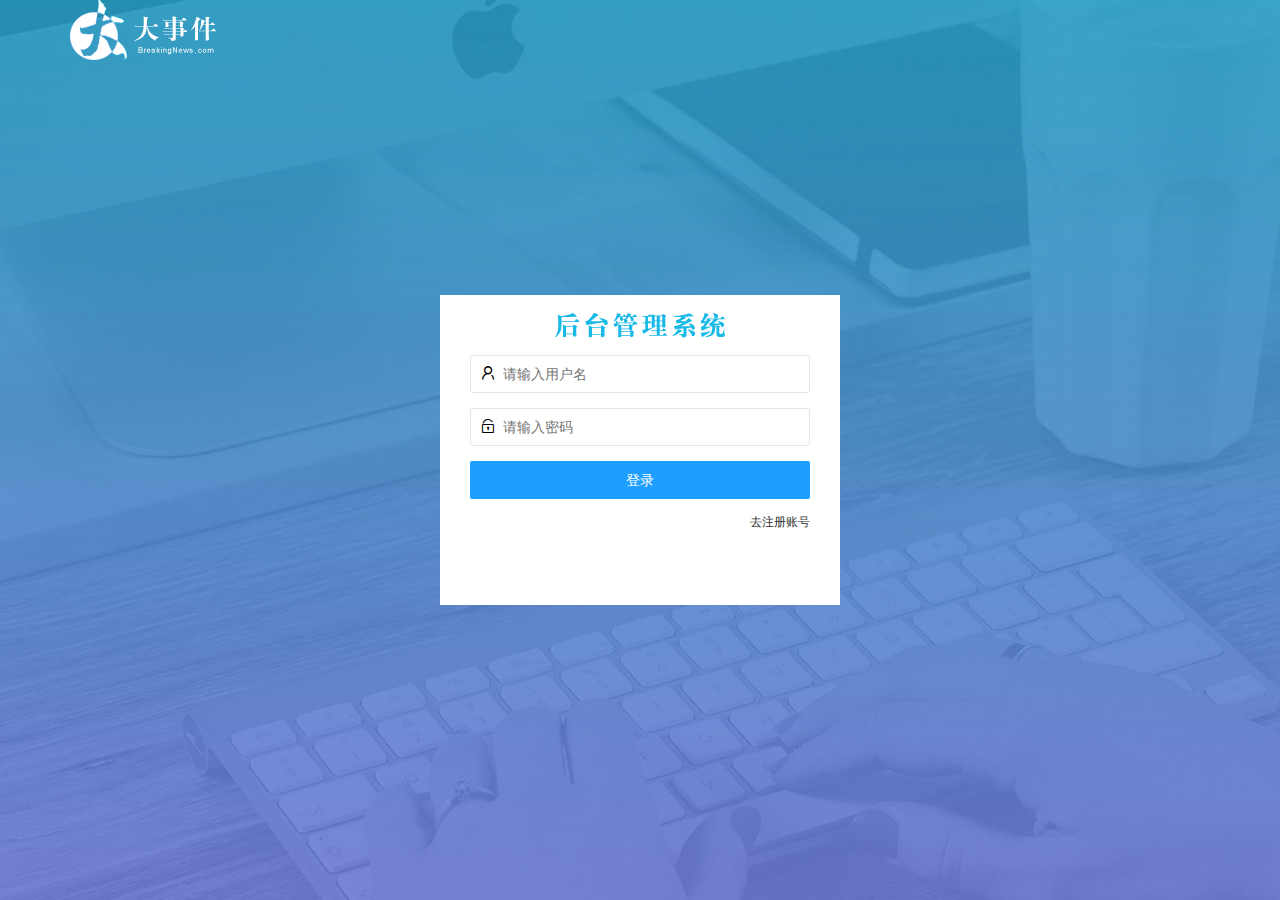
<file: login.html>
<!DOCTYPE html>
<html lang="en">

<head>
    <meta charset="UTF-8">
    <meta http-equiv="X-UA-Compatible" content="IE=edge">
    <meta name="viewport" content="width=device-width, initial-scale=1.0">
    <title>Document</title>
    <!-- 导入LayUI样式 -->
    <link rel="stylesheet" href="/assets/lib/layui/css/layui.css">
    <!-- 导入自定义样式 -->
    <link rel="stylesheet" href="/assets/css/login.css">
</head>

<body>
    <!-- 头部 logo 区域 -->
    <div class="layui-main">
        <img src="/assets/images/logo.png" alt="" />
    </div>

    <!-- 登录注册区域 -->
    <div class="loginAndRegBox">

        <!-- 登录标题 -->
        <div class="title-box"></div>
        <!-- 登录 -->
        <div class="login-box">
            <form class="layui-form" id="form_login">

                <!-- 用户名 -->
                <div class="layui-form-item">
                    <i class="layui-icon layui-icon-username"></i>
                    <input type="text" name="username" required lay-verify="required" placeholder="请输入用户名"
                        autocomplete="off" class="layui-input" />
                </div>

                <!-- 密码 -->
                <div class="layui-form-item">
                    <i class="layui-icon layui-icon-password"></i>
                    <input 
                    type="password" 
                    name="password" 
                    required 
                    lay-verify="required|password" 
                    placeholder="请输入密码"
                    autocomplete="off" 
                    class="layui-input" />
                </div>

                <!-- 登录按钮 -->
                <div class="layui-form-item">
                    <!-- 注意：表单提交按钮和普通按钮的区别，就是 lay-submit 属性 -->
                    <button class="layui-btn layui-btn-normal layui-btn-fluid" lay-submit>
                        登录
                    </button>
                </div>
                <div class="layui-form-item link">
                    <a href="javascript:;" id="link_reg">去注册账号</a>
                </div>
            </form>
        </div>

        <!-- 注册 -->
        <div class="reg-box">
            <form class="layui-form" id="form_reg">
                <!-- 用户名 -->
                <div class="layui-form-item">
                    <i class="layui-icon layui-icon-username"></i>
                    <input 
                    type="text" 
                    name="username" 
                    required 
                    lay-verify="required" 
                    placeholder="请输入用户名"
                    autocomplete="off" 
                    class="layui-input" />
                </div>

                <!-- 密码 -->
                <div class="layui-form-item">
                    <i class="layui-icon layui-icon-password"></i>
                    <input 
                    type="password" 
                    name="password" 
                    required 
                    lay-verify="required|password" 
                    placeholder="请输入密码"
                    autocomplete="off" 
                    class="layui-input" />
                </div>

                <!-- 确认密码 -->
                <div class="layui-form-item">
                    <i class="layui-icon layui-icon-password"></i>
                    <input 
                    type="password" 
                    name="password" 
                    required 
                    lay-verify="required|password|repwd"
                    placeholder="再次确认密码"
                    autocomplete="off" 
                    class="layui-input" />
                </div>

                <!-- 注册按钮 -->
                <div class="layui-form-item">
                    <!-- 注意：表单提交按钮和普通按钮的区别，就是 lay-submit 属性 -->
                    <button class="layui-btn layui-btn-normal layui-btn-fluid" lay-submit>
                        注册
                    </button>
                </div>
                <div class="layui-form-item link">
                    <a href="javascript:;" id="link_login">去登录</a>
                </div>
            </form>
        </div>
    </div>


    <script src="/assets/lib/layui/layui.all.js"></script>
    <script src="/assets/lib/jquery.js"></script>
    <script src="/assets/js/baseAPI.js"></script>
    <script src="/assets/js/login.js"></script>
</body>

</html>
</file>
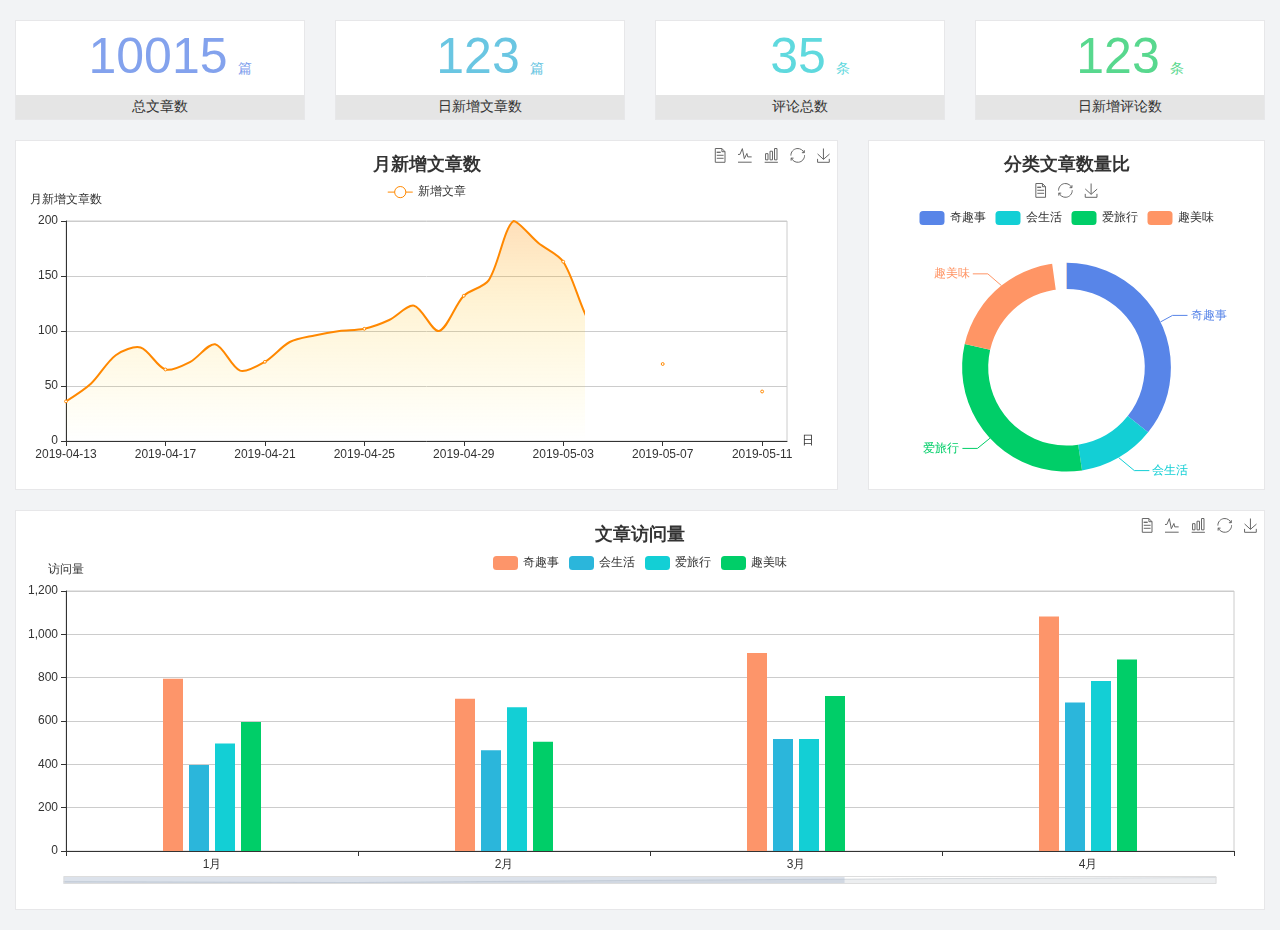
<file: home/dashboard.html>
<!DOCTYPE html>
<html lang="en">

<head>
  <meta charset="UTF-8">
  <meta name="viewport" content="width=device-width, initial-scale=1.0">
  <meta http-equiv="X-UA-Compatible" content="ie=edge">
  <title>图表统计</title>
  <link rel="stylesheet" href="../../assets/lib/bootstrap.css" />
  <link rel="stylesheet" href="../../assets/lib/main.css" />
  <script src="../../assets/lib/jquery.js"></script>
  <script type="text/javascript" src="../../assets/lib/echarts.min.js"></script>
</head>

<body>
  <div class="container-fluid">
    <div class="row spannel_list">
      <div class="col-sm-3 col-xs-6">
        <div class="spannel">
          <em>10015</em><span>篇</span>
          <b>总文章数</b>
        </div>
      </div>
      <div class="col-sm-3 col-xs-6">
        <div class="spannel scolor01">
          <em>123</em><span>篇</span>
          <b>日新增文章数</b>
        </div>
      </div>
      <div class="col-sm-3 col-xs-6">
        <div class="spannel scolor02">
          <em>35</em><span>条</span>
          <b>评论总数</b>
        </div>
      </div>
      <div class="col-sm-3 col-xs-6">
        <div class="spannel scolor03">
          <em>123</em><span>条</span>
          <b>日新增评论数</b>
        </div>
      </div>
    </div>
  </div>

  <div class="container-fluid">
    <div class="row curve-pie">
      <div class="col-lg-8 col-md-8">
        <div class="gragh_pannel" id="curve_show"></div>
      </div>
      <div class="col-lg-4 col-md-4">
        <div class="gragh_pannel" id="pie_show"></div>
      </div>
    </div>
  </div>

  <div class="container-fluid">
    <div class="column_pannel" id="column_show"></div>
  </div>

  <script>
    var oChart = echarts.init(document.getElementById('curve_show'));
    var aList_all = [
      { 'count': 36, 'date': '2019-04-13' },
      { 'count': 52, 'date': '2019-04-14' },
      { 'count': 78, 'date': '2019-04-15' },
      { 'count': 85, 'date': '2019-04-16' },
      { 'count': 65, 'date': '2019-04-17' },
      { 'count': 72, 'date': '2019-04-18' },
      { 'count': 88, 'date': '2019-04-19' },
      { 'count': 64, 'date': '2019-04-20' },
      { 'count': 72, 'date': '2019-04-21' },
      { 'count': 90, 'date': '2019-04-22' },
      { 'count': 96, 'date': '2019-04-23' },
      { 'count': 100, 'date': '2019-04-24' },
      { 'count': 102, 'date': '2019-04-25' },
      { 'count': 110, 'date': '2019-04-26' },
      { 'count': 123, 'date': '2019-04-27' },
      { 'count': 100, 'date': '2019-04-28' },
      { 'count': 132, 'date': '2019-04-29' },
      { 'count': 146, 'date': '2019-04-30' },
      { 'count': 200, 'date': '2019-05-01' },
      { 'count': 180, 'date': '2019-05-02' },
      { 'count': 163, 'date': '2019-05-03' },
      { 'count': 110, 'date': '2019-05-04' },
      { 'count': 80, 'date': '2019-05-05' },
      { 'count': 82, 'date': '2019-05-06' },
      { 'count': 70, 'date': '2019-05-07' },
      { 'count': 65, 'date': '2019-05-08' },
      { 'count': 54, 'date': '2019-05-09' },
      { 'count': 40, 'date': '2019-05-10' },
      { 'count': 45, 'date': '2019-05-11' },
      { 'count': 38, 'date': '2019-05-12' },
    ];

    let aCount = [];
    let aDate = [];

    for (var i = 0; i < aList_all.length; i++) {
      aCount.push(aList_all[i].count);
      aDate.push(aList_all[i].date);
    }

    var chartopt = {
      title: {
        text: '月新增文章数',
        left: 'center',
        top: '10'
      },
      tooltip: {
        trigger: 'axis'
      },
      legend: {
        data: ['新增文章'],
        top: '40'
      },
      toolbox: {
        show: true,
        feature: {
          mark: { show: true },
          dataView: { show: true, readOnly: false },
          magicType: { show: true, type: ['line', 'bar'] },
          restore: { show: true },
          saveAsImage: { show: true }
        }
      },
      calculable: true,
      xAxis: [
        {
          name: '日',
          type: 'category',
          boundaryGap: false,
          data: aDate
        }
      ],
      yAxis: [
        {
          name: '月新增文章数',
          type: 'value'
        }
      ],
      series: [
        {
          name: '新增文章',
          type: 'line',
          smooth: true,
          itemStyle: { normal: { areaStyle: { type: 'default' }, color: '#f80' }, lineStyle: { color: '#f80' } },
          data: aCount
        }],
      areaStyle: {
        normal: {
          color: new echarts.graphic.LinearGradient(0, 0, 0, 1, [{
            offset: 0,
            color: 'rgba(255,136,0,0.39)'
          }, {
            offset: .34,
            color: 'rgba(255,180,0,0.25)'
          }, {
            offset: 1,
            color: 'rgba(255,222,0,0.00)'
          }])

        }
      },
      grid: {
        show: true,
        x: 50,
        x2: 50,
        y: 80,
        height: 220
      }
    };

    oChart.setOption(chartopt);


    var oPie = echarts.init(document.getElementById('pie_show'));
    var oPieopt =
    {
      title: {
        top: 10,
        text: '分类文章数量比',
        x: 'center'
      },
      tooltip: {
        trigger: 'item',
        formatter: "{a} <br/>{b} : {c} ({d}%)"
      },
      color: ['#5885e8', '#13cfd5', '#00ce68', '#ff9565'],
      legend: {
        x: 'center',
        top: 65,
        data: ['奇趣事', '会生活', '爱旅行', '趣美味']
      },
      toolbox: {
        show: true,
        x: 'center',
        top: 35,
        feature: {
          mark: { show: true },
          dataView: { show: true, readOnly: false },
          magicType: {
            show: true,
            type: ['pie', 'funnel'],
            option: {
              funnel: {
                x: '25%',
                width: '50%',
                funnelAlign: 'left',
                max: 1548
              }
            }
          },
          restore: { show: true },
          saveAsImage: { show: true }
        }
      },
      calculable: true,
      series: [
        {
          name: '访问来源',
          type: 'pie',
          radius: ['45%', '60%'],
          center: ['50%', '65%'],
          data: [
            { value: 300, name: '奇趣事' },
            { value: 100, name: '会生活' },
            { value: 260, name: '爱旅行' },
            { value: 180, name: '趣美味' }
          ]
        }
      ]
    };
    oPie.setOption(oPieopt);



    var oColumn = this.echarts.init(document.getElementById('column_show'));
    var oColumnopt =
    {
      title: {
        text: '文章访问量',
        left: 'center',
        top: '10'
      },
      tooltip: {
        trigger: 'axis'
      },
      legend: {
        data: ['奇趣事', '会生活', '爱旅行', '趣美味'],
        top: '40'
      },
      toolbox: {
        show: true,
        feature: {
          mark: { show: true },
          dataView: { show: true, readOnly: false },
          magicType: { show: true, type: ['line', 'bar'] },
          restore: { show: true },
          saveAsImage: { show: true }
        }
      },
      calculable: true,
      xAxis: [
        {
          type: 'category',
          data: ['1月', '2月', '3月', '4月', '5月']
        }
      ],
      yAxis: [
        {
          name: '访问量',
          type: 'value'
        }
      ],
      series: [
        {
          name: '奇趣事',
          type: 'bar',
          barWidth: 20,
          itemStyle: {
            normal: { areaStyle: { type: 'default' }, color: '#fd956a' }
          },
          data: [800, 708, 920, 1090, 1200]
        },
        {
          name: '会生活',
          type: 'bar',
          barWidth: 20,
          itemStyle: {
            normal: { areaStyle: { type: 'default' }, color: '#2bb6db' }
          },
          data: [400, 468, 520, 690, 800]
        },
        {
          name: '爱旅行',
          type: 'bar',
          barWidth: 20,
          itemStyle: {
            normal: { areaStyle: { type: 'default' }, color: '#13cfd5' }
          },
          data: [500, 668, 520, 790, 900]
        },
        {
          name: '趣美味',
          type: 'bar',
          barWidth: 20,
          itemStyle: {
            normal: { areaStyle: { type: 'default' }, color: '#00ce68' }
          },
          data: [600, 508, 720, 890, 1000]
        }
      ],
      grid: {
        show: true,
        x: 50,
        x2: 30,
        y: 80,
        height: 260
      },
      dataZoom: [//给x轴设置滚动条
        {
          start: 0,//默认为0
          end: 100 - 1000 / 31,//默认为100
          type: 'slider',
          show: true,
          xAxisIndex: [0],
          handleSize: 0,//滑动条的 左右2个滑动条的大小
          height: 8,//组件高度
          left: 45, //左边的距离
          right: 50,//右边的距离
          bottom: 26,//右边的距离
          handleColor: '#ddd',//h滑动图标的颜色
          handleStyle: {
            borderColor: "#cacaca",
            borderWidth: "1",
            shadowBlur: 2,
            background: "#ddd",
            shadowColor: "#ddd",
          }
        }]
    };
    oColumn.setOption(oColumnopt);
  </script>
</body>

</html>
</file>
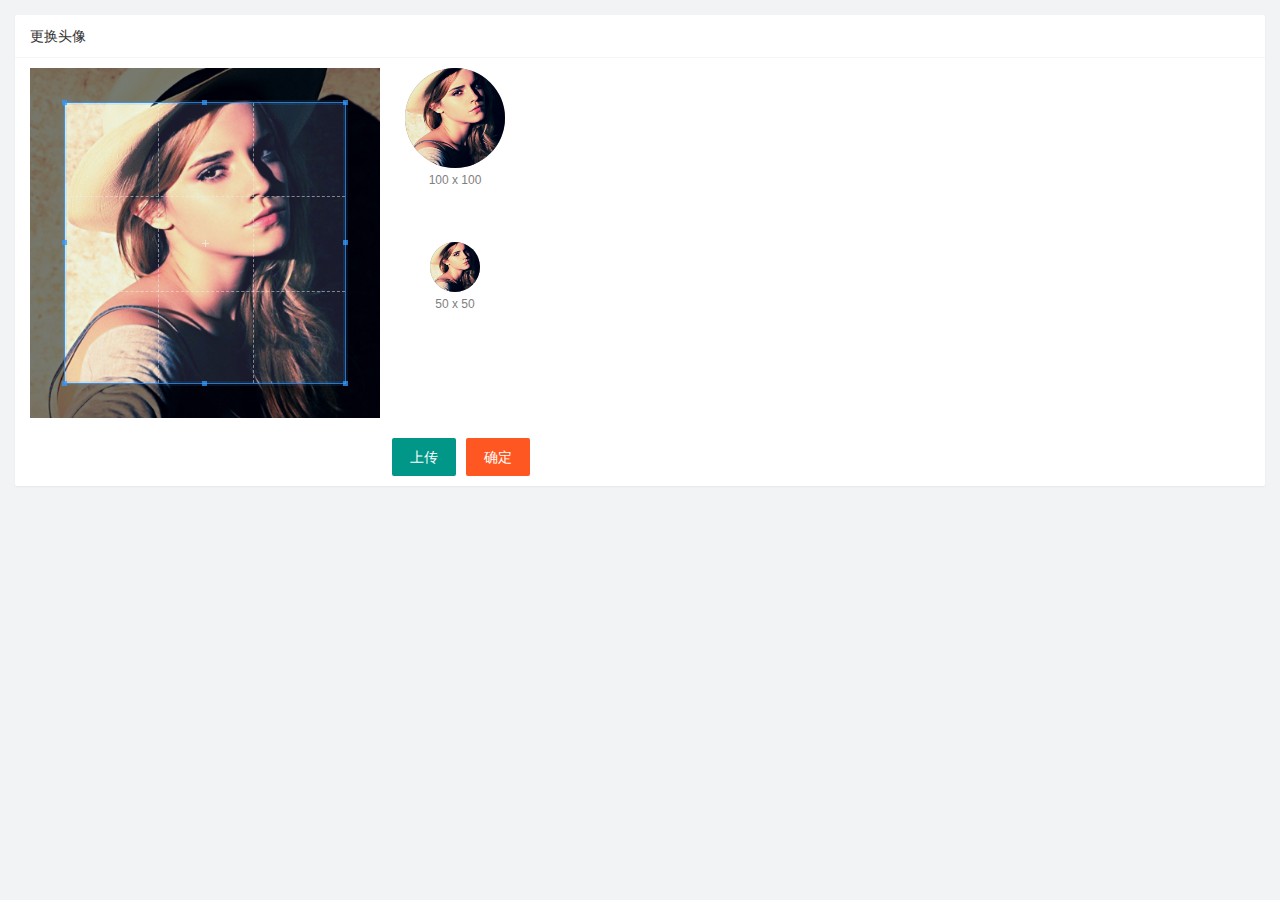
<file: user/user_avatar.html>
<!DOCTYPE html>
<html lang="en">

<head>
    <meta charset="UTF-8" />
    <meta http-equiv="X-UA-Compatible" content="IE=edge" />
    <meta name="viewport" content="width=device-width, initial-scale=1.0" />
    <title>Document</title>
    <link rel="stylesheet" href="/assets/lib/layui/css/layui.css" />
    <link rel="stylesheet" href="/assets/lib/cropper/cropper.css">
    <link rel="stylesheet" href="/assets/css/user/user_avatar.css" />
</head>

<body>
    <div class="layui-card">
        
        <div class="layui-card-header">更换头像</div>
        <div class="layui-card-body">
            <!-- 第一行的图片裁剪和预览区域 -->
            <div class="row1">
                <!-- 图片裁剪区域 -->
                <div class="cropper-box">
                    <!-- 这个 img 标签很重要，将来会把它初始化为裁剪区域 -->
                    <img id="image" src="/assets/images/sample.jpg" />
                </div>
                <!-- 图片的预览区域 -->
                <div class="preview-box">
                    <div>
                        <!-- 宽高为 100px 的预览区域 -->
                        <div class="img-preview w100"></div>
                        <p class="size">100 x 100</p>
                    </div>
                    <div>
                        <!-- 宽高为 50px 的预览区域 -->
                        <div class="img-preview w50"></div>
                        <p class="size">50 x 50</p>
                    </div>
                </div>
            </div>
            <!-- 第二行的按钮区域 -->
            <div class="row2">
                <input type="file" id="file" accept="image/png,image/jpeg" />
                <button type="button" class="layui-btn" id="btnChooseImage">上传</button>
                <button type="button" class="layui-btn layui-btn-danger" id="btnUpload">确定</button>
            </div>
        </div>
    </div>
    <script src="/assets/lib/layui/layui.all.js"></script>
    <script src="/assets/lib/jquery.js"></script>
    <script src="/assets/lib/cropper/Cropper.js"></script>
    <script src="/assets/lib/cropper/jquery-cropper.js"></script>
    <script src="/assets/js/baseAPI.js"></script>
    <script src="/assets/js/user/user_avatar.js"></script>
</body>

</html>
</file>
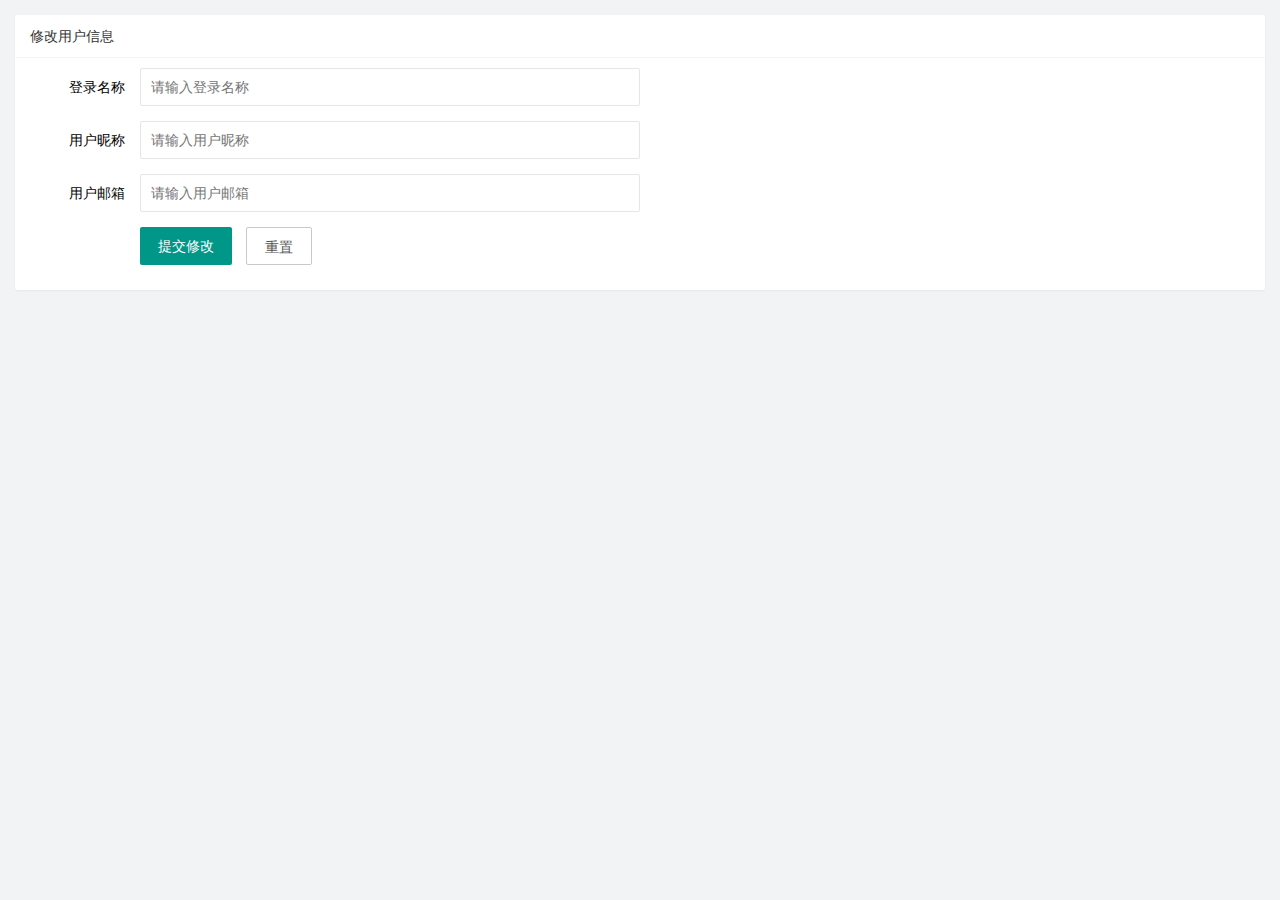
<file: user/user_info.html>
<!DOCTYPE html>
<html lang="en">
    <head>
        <meta charset="UTF-8" />
        <meta http-equiv="X-UA-Compatible" content="IE=edge" />
        <meta name="viewport" content="width=device-width, initial-scale=1.0" />
        <title>Document</title>
        <link rel="stylesheet" href="/assets/lib/layui/css/layui.css">
        <link rel="stylesheet" href="/assets/css/user/user_info.css">
    </head>
    <body>
        <div class="layui-card">
            <div class="layui-card-header">修改用户信息</div>
            <div class="layui-card-body">
                <!-- form 表单 -->
<form class="layui-form" action="" lay-filter="formUserInfo">
    <!-- 隐藏域 -->
    <input type="hidden" name="id">
    <div class="layui-form-item">
        <label class="layui-form-label">登录名称</label>
        <div class="layui-input-block">
            <input
                   type="text"
                   name="username"
                   required
                   readonly
                   lay-verify="required"
                   placeholder="请输入登录名称"
                   autocomplete="off"
                   class="layui-input"
  
                   />
        </div>
    </div>
    <div class="layui-form-item">
        <label class="layui-form-label">用户昵称</label>
        <div class="layui-input-block">
            <input
                   type="text"
                   name="nickname"
                   required
                   lay-verify="required|nickname"
                   placeholder="请输入用户昵称"
                   autocomplete="off"
                   class="layui-input"
                   />
        </div>
    </div>
    <div class="layui-form-item">
        <label class="layui-form-label">用户邮箱</label>
        <div class="layui-input-block">
            <input
                   type="text"
                   name="email"
                   required
                   lay-verify="required|email"
                   placeholder="请输入用户邮箱"
                   autocomplete="off"
                   class="layui-input"
                   />
        </div>
    </div>
    <div class="layui-form-item">
        <div class="layui-input-block">
            <button class="layui-btn" lay-submit lay-filter="formDemo">提交修改</button>
            <button type="reset" class="layui-btn layui-btn-primary" id="btnReset">重置</button>
        </div>
    </div>
</form>
            </div>
        </div>

        <script src="/assets/lib/layui/layui.all.js"></script>
        <script src="/assets/lib/jquery.js"></script>
        <script src="/assets/js/baseAPI.js"></script>
        <script src="/assets/js/user/user_info.js"></script>
    </body>
</html>
</file>
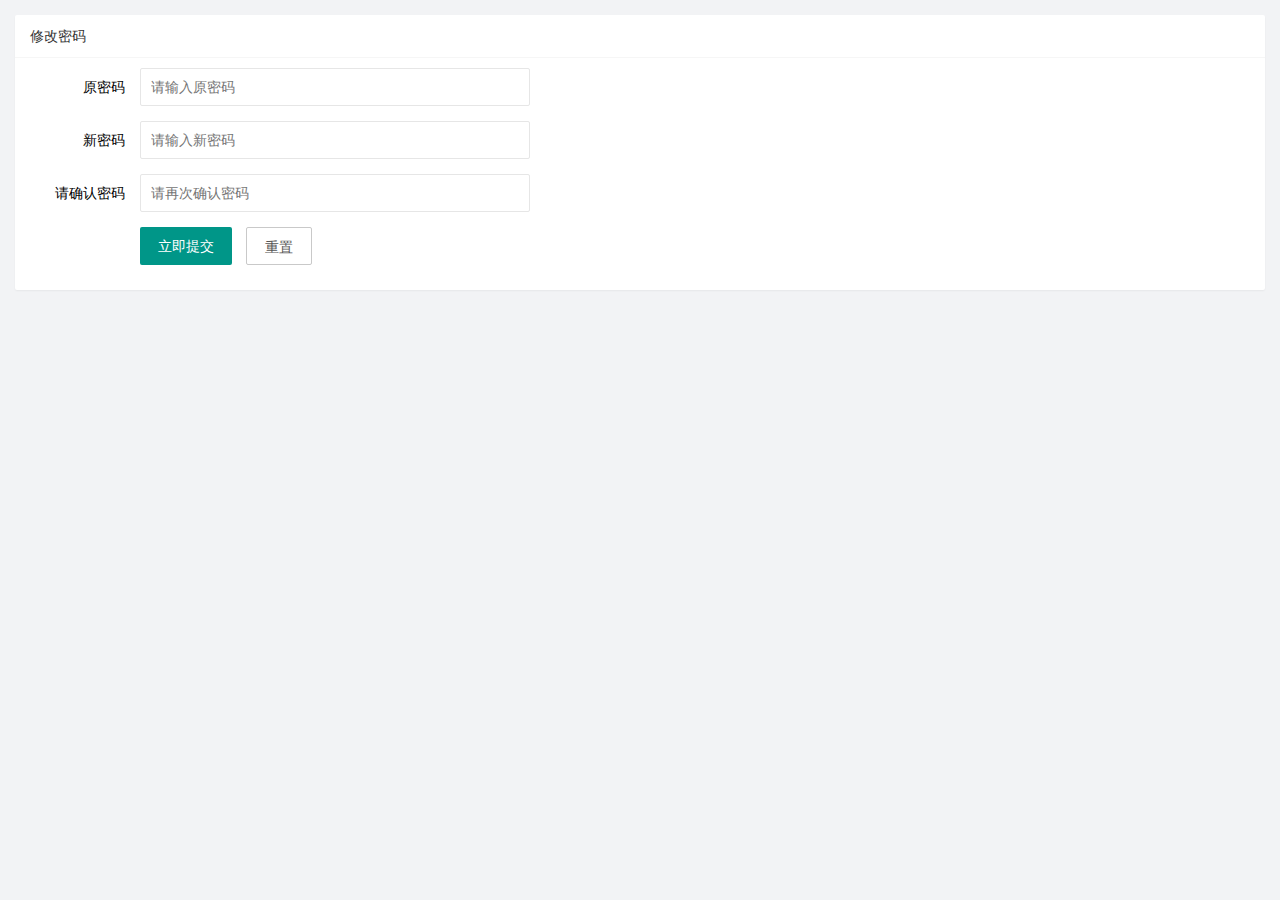
<file: user/user_pwd.html>
<!DOCTYPE html>
<html lang="en">
  <head>
    <meta charset="UTF-8" />
    <meta http-equiv="X-UA-Compatible" content="IE=edge" />
    <meta name="viewport" content="width=device-width, initial-scale=1.0" />
    <title>Document</title>
    <link rel="stylesheet" href="/assets/lib/layui/css/layui.css" />
    <link rel="stylesheet" href="/assets/css/user/user_pwd.css" />
  </head>
  <body>
    <div class="layui-card">
      <div class="layui-card-header">修改密码</div>
      <div class="layui-card-body">
        <form class="layui-form" action="">
          <div class="layui-form-item">
            <label class="layui-form-label">原密码</label>
            <div class="layui-input-block">
              <input
                type="password"
                name="oldPwd"
                required
                lay-verify="required|pwd"
                placeholder="请输入原密码"
                autocomplete="off"
                class="layui-input"
              />
            </div>
          </div>
          <div class="layui-form-item">
            <label class="layui-form-label">新密码</label>
            <div class="layui-input-block">
              <input
                type="password"
                name="newPwd"
                required
                lay-verify="required|pwd|samePwd"
                placeholder="请输入新密码"
                autocomplete="off"
                class="layui-input"
              />
            </div>
          </div>
          <div class="layui-form-item">
            <label class="layui-form-label">请确认密码</label>
            <div class="layui-input-block">
              <input
                type="password"
                name="rePwd"
                required
                lay-verify="required|pwd|rePwd"
                placeholder="请再次确认密码"
                autocomplete="off"
                class="layui-input"
              />
            </div>
          </div>
          <div class="layui-form-item">
            <div class="layui-input-block">
              <button class="layui-btn" lay-submit lay-filter="formDemo">
                立即提交
              </button>
              <button type="reset" class="layui-btn layui-btn-primary">
                重置
              </button>
            </div>
          </div>
        </form>
      </div>
    </div>
    <!-- 导入 layui 的 js -->
<script src="/assets/lib/layui/layui.all.js"></script>
<!-- 导入 jQuery -->
<script src="/assets/lib/jquery.js"></script>
<!-- 导入 baseAPI -->
<script src="/assets/js/baseAPI.js"></script>
<!-- 导入自己的 js -->
<script src="/assets/js/user/user_pwd.js"></script>
  </body>
</html>
</file>
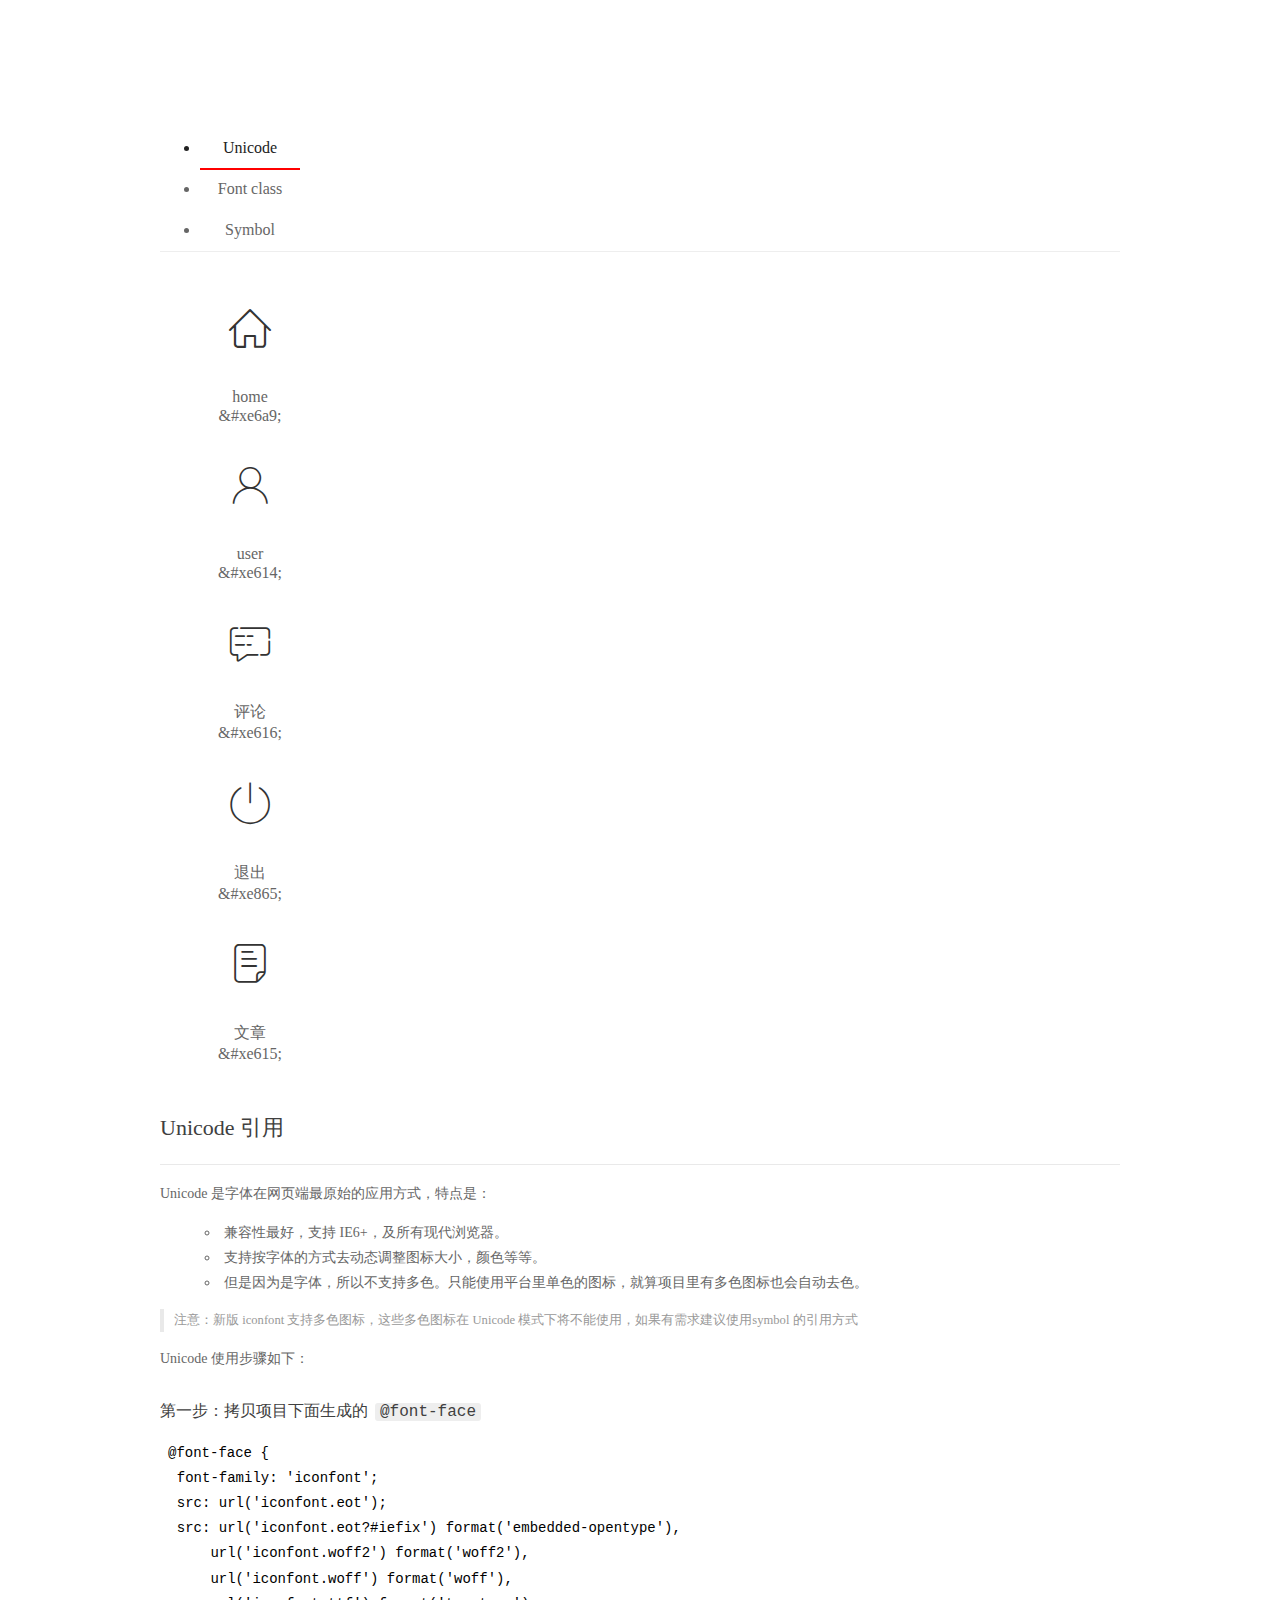
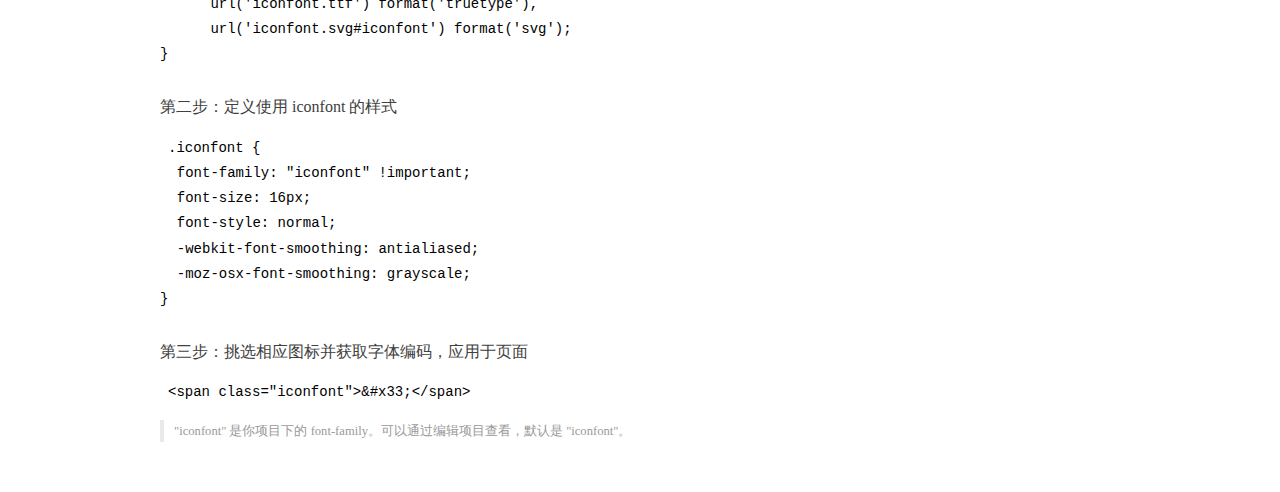
<file: assets/fonts/demo_index.html>
<!DOCTYPE html>
<html>
<head>
  <meta charset="utf-8"/>
  <title>IconFont Demo</title>
  <link rel="shortcut icon" href="https://gtms04.alicdn.com/tps/i4/TB1_oz6GVXXXXaFXpXXJDFnIXXX-64-64.ico" type="image/x-icon"/>
  <link rel="stylesheet" href="https://g.alicdn.com/thx/cube/1.3.2/cube.min.css">
  <link rel="stylesheet" href="demo.css">
  <link rel="stylesheet" href="iconfont.css">
  <script src="iconfont.js"></script>
  <!-- jQuery -->
  <script src="https://a1.alicdn.com/oss/uploads/2018/12/26/7bfddb60-08e8-11e9-9b04-53e73bb6408b.js"></script>
  <!-- 代码高亮 -->
  <script src="https://a1.alicdn.com/oss/uploads/2018/12/26/a3f714d0-08e6-11e9-8a15-ebf944d7534c.js"></script>
</head>
<body>
  <div class="main">
    <h1 class="logo"><a href="https://www.iconfont.cn/" title="iconfont 首页" target="_blank">&#xe86b;</a></h1>
    <div class="nav-tabs">
      <ul id="tabs" class="dib-box">
        <li class="dib active"><span>Unicode</span></li>
        <li class="dib"><span>Font class</span></li>
        <li class="dib"><span>Symbol</span></li>
      </ul>
      
    </div>
    <div class="tab-container">
      <div class="content unicode" style="display: block;">
          <ul class="icon_lists dib-box">
          
            <li class="dib">
              <span class="icon iconfont">&#xe6a9;</span>
                <div class="name">home</div>
                <div class="code-name">&amp;#xe6a9;</div>
              </li>
          
            <li class="dib">
              <span class="icon iconfont">&#xe614;</span>
                <div class="name">user</div>
                <div class="code-name">&amp;#xe614;</div>
              </li>
          
            <li class="dib">
              <span class="icon iconfont">&#xe616;</span>
                <div class="name">评论</div>
                <div class="code-name">&amp;#xe616;</div>
              </li>
          
            <li class="dib">
              <span class="icon iconfont">&#xe865;</span>
                <div class="name">退出</div>
                <div class="code-name">&amp;#xe865;</div>
              </li>
          
            <li class="dib">
              <span class="icon iconfont">&#xe615;</span>
                <div class="name">文章</div>
                <div class="code-name">&amp;#xe615;</div>
              </li>
          
          </ul>
          <div class="article markdown">
          <h2 id="unicode-">Unicode 引用</h2>
          <hr>

          <p>Unicode 是字体在网页端最原始的应用方式，特点是：</p>
          <ul>
            <li>兼容性最好，支持 IE6+，及所有现代浏览器。</li>
            <li>支持按字体的方式去动态调整图标大小，颜色等等。</li>
            <li>但是因为是字体，所以不支持多色。只能使用平台里单色的图标，就算项目里有多色图标也会自动去色。</li>
          </ul>
          <blockquote>
            <p>注意：新版 iconfont 支持多色图标，这些多色图标在 Unicode 模式下将不能使用，如果有需求建议使用symbol 的引用方式</p>
          </blockquote>
          <p>Unicode 使用步骤如下：</p>
          <h3 id="-font-face">第一步：拷贝项目下面生成的 <code>@font-face</code></h3>
<pre><code class="language-css"
>@font-face {
  font-family: 'iconfont';
  src: url('iconfont.eot');
  src: url('iconfont.eot?#iefix') format('embedded-opentype'),
      url('iconfont.woff2') format('woff2'),
      url('iconfont.woff') format('woff'),
      url('iconfont.ttf') format('truetype'),
      url('iconfont.svg#iconfont') format('svg');
}
</code></pre>
          <h3 id="-iconfont-">第二步：定义使用 iconfont 的样式</h3>
<pre><code class="language-css"
>.iconfont {
  font-family: "iconfont" !important;
  font-size: 16px;
  font-style: normal;
  -webkit-font-smoothing: antialiased;
  -moz-osx-font-smoothing: grayscale;
}
</code></pre>
          <h3 id="-">第三步：挑选相应图标并获取字体编码，应用于页面</h3>
<pre>
<code class="language-html"
>&lt;span class="iconfont"&gt;&amp;#x33;&lt;/span&gt;
</code></pre>
          <blockquote>
            <p>"iconfont" 是你项目下的 font-family。可以通过编辑项目查看，默认是 "iconfont"。</p>
          </blockquote>
          </div>
      </div>
      <div class="content font-class">
        <ul class="icon_lists dib-box">
          
          <li class="dib">
            <span class="icon iconfont icon-home"></span>
            <div class="name">
              home
            </div>
            <div class="code-name">.icon-home
            </div>
          </li>
          
          <li class="dib">
            <span class="icon iconfont icon-user"></span>
            <div class="name">
              user
            </div>
            <div class="code-name">.icon-user
            </div>
          </li>
          
          <li class="dib">
            <span class="icon iconfont icon-pinglun"></span>
            <div class="name">
              评论
            </div>
            <div class="code-name">.icon-pinglun
            </div>
          </li>
          
          <li class="dib">
            <span class="icon iconfont icon-tuichu"></span>
            <div class="name">
              退出
            </div>
            <div class="code-name">.icon-tuichu
            </div>
          </li>
          
          <li class="dib">
            <span class="icon iconfont icon-16"></span>
            <div class="name">
              文章
            </div>
            <div class="code-name">.icon-16
            </div>
          </li>
          
        </ul>
        <div class="article markdown">
        <h2 id="font-class-">font-class 引用</h2>
        <hr>

        <p>font-class 是 Unicode 使用方式的一种变种，主要是解决 Unicode 书写不直观，语意不明确的问题。</p>
        <p>与 Unicode 使用方式相比，具有如下特点：</p>
        <ul>
          <li>兼容性良好，支持 IE8+，及所有现代浏览器。</li>
          <li>相比于 Unicode 语意明确，书写更直观。可以很容易分辨这个 icon 是什么。</li>
          <li>因为使用 class 来定义图标，所以当要替换图标时，只需要修改 class 里面的 Unicode 引用。</li>
          <li>不过因为本质上还是使用的字体，所以多色图标还是不支持的。</li>
        </ul>
        <p>使用步骤如下：</p>
        <h3 id="-fontclass-">第一步：引入项目下面生成的 fontclass 代码：</h3>
<pre><code class="language-html">&lt;link rel="stylesheet" href="./iconfont.css"&gt;
</code></pre>
        <h3 id="-">第二步：挑选相应图标并获取类名，应用于页面：</h3>
<pre><code class="language-html">&lt;span class="iconfont icon-xxx"&gt;&lt;/span&gt;
</code></pre>
        <blockquote>
          <p>"
            iconfont" 是你项目下的 font-family。可以通过编辑项目查看，默认是 "iconfont"。</p>
        </blockquote>
      </div>
      </div>
      <div class="content symbol">
          <ul class="icon_lists dib-box">
          
            <li class="dib">
                <svg class="icon svg-icon" aria-hidden="true">
                  <use xlink:href="#icon-home"></use>
                </svg>
                <div class="name">home</div>
                <div class="code-name">#icon-home</div>
            </li>
          
            <li class="dib">
                <svg class="icon svg-icon" aria-hidden="true">
                  <use xlink:href="#icon-user"></use>
                </svg>
                <div class="name">user</div>
                <div class="code-name">#icon-user</div>
            </li>
          
            <li class="dib">
                <svg class="icon svg-icon" aria-hidden="true">
                  <use xlink:href="#icon-pinglun"></use>
                </svg>
                <div class="name">评论</div>
                <div class="code-name">#icon-pinglun</div>
            </li>
          
            <li class="dib">
                <svg class="icon svg-icon" aria-hidden="true">
                  <use xlink:href="#icon-tuichu"></use>
                </svg>
                <div class="name">退出</div>
                <div class="code-name">#icon-tuichu</div>
            </li>
          
            <li class="dib">
                <svg class="icon svg-icon" aria-hidden="true">
                  <use xlink:href="#icon-16"></use>
                </svg>
                <div class="name">文章</div>
                <div class="code-name">#icon-16</div>
            </li>
          
          </ul>
          <div class="article markdown">
          <h2 id="symbol-">Symbol 引用</h2>
          <hr>

          <p>这是一种全新的使用方式，应该说这才是未来的主流，也是平台目前推荐的用法。相关介绍可以参考这篇<a href="">文章</a>
            这种用法其实是做了一个 SVG 的集合，与另外两种相比具有如下特点：</p>
          <ul>
            <li>支持多色图标了，不再受单色限制。</li>
            <li>通过一些技巧，支持像字体那样，通过 <code>font-size</code>, <code>color</code> 来调整样式。</li>
            <li>兼容性较差，支持 IE9+，及现代浏览器。</li>
            <li>浏览器渲染 SVG 的性能一般，还不如 png。</li>
          </ul>
          <p>使用步骤如下：</p>
          <h3 id="-symbol-">第一步：引入项目下面生成的 symbol 代码：</h3>
<pre><code class="language-html">&lt;script src="./iconfont.js"&gt;&lt;/script&gt;
</code></pre>
          <h3 id="-css-">第二步：加入通用 CSS 代码（引入一次就行）：</h3>
<pre><code class="language-html">&lt;style&gt;
.icon {
  width: 1em;
  height: 1em;
  vertical-align: -0.15em;
  fill: currentColor;
  overflow: hidden;
}
&lt;/style&gt;
</code></pre>
          <h3 id="-">第三步：挑选相应图标并获取类名，应用于页面：</h3>
<pre><code class="language-html">&lt;svg class="icon" aria-hidden="true"&gt;
  &lt;use xlink:href="#icon-xxx"&gt;&lt;/use&gt;
&lt;/svg&gt;
</code></pre>
          </div>
      </div>

    </div>
  </div>
  <script>
  $(document).ready(function () {
      $('.tab-container .content:first').show()

      $('#tabs li').click(function (e) {
        var tabContent = $('.tab-container .content')
        var index = $(this).index()

        if ($(this).hasClass('active')) {
          return
        } else {
          $('#tabs li').removeClass('active')
          $(this).addClass('active')

          tabContent.hide().eq(index).fadeIn()
        }
      })
    })
  </script>
</body>
</html>
</file>
<file: assets/lib/layui/css/layui.css>
/** layui-v2.5.5 MIT License By https://www.layui.com */
 .layui-inline,img{display:inline-block;vertical-align:middle}h1,h2,h3,h4,h5,h6{font-weight:400}.layui-edge,.layui-header,.layui-inline,.layui-main{position:relative}.layui-body,.layui-edge,.layui-elip{overflow:hidden}.layui-btn,.layui-edge,.layui-inline,img{vertical-align:middle}.layui-btn,.layui-disabled,.layui-icon,.layui-unselect{-moz-user-select:none;-webkit-user-select:none;-ms-user-select:none}.layui-elip,.layui-form-checkbox span,.layui-form-pane .layui-form-label{text-overflow:ellipsis;white-space:nowrap}.layui-breadcrumb,.layui-tree-btnGroup{visibility:hidden}blockquote,body,button,dd,div,dl,dt,form,h1,h2,h3,h4,h5,h6,input,li,ol,p,pre,td,textarea,th,ul{margin:0;padding:0;-webkit-tap-highlight-color:rgba(0,0,0,0)}a:active,a:hover{outline:0}img{border:none}li{list-style:none}table{border-collapse:collapse;border-spacing:0}h4,h5,h6{font-size:100%}button,input,optgroup,option,select,textarea{font-family:inherit;font-size:inherit;font-style:inherit;font-weight:inherit;outline:0}pre{white-space:pre-wrap;white-space:-moz-pre-wrap;white-space:-pre-wrap;white-space:-o-pre-wrap;word-wrap:break-word}body{line-height:24px;font:14px Helvetica Neue,Helvetica,PingFang SC,Tahoma,Arial,sans-serif}hr{height:1px;margin:10px 0;border:0;clear:both}a{color:#333;text-decoration:none}a:hover{color:#777}a cite{font-style:normal;*cursor:pointer}.layui-border-box,.layui-border-box *{box-sizing:border-box}.layui-box,.layui-box *{box-sizing:content-box}.layui-clear{clear:both;*zoom:1}.layui-clear:after{content:'\20';clear:both;*zoom:1;display:block;height:0}.layui-inline{*display:inline;*zoom:1}.layui-edge{display:inline-block;width:0;height:0;border-width:6px;border-style:dashed;border-color:transparent}.layui-edge-top{top:-4px;border-bottom-color:#999;border-bottom-style:solid}.layui-edge-right{border-left-color:#999;border-left-style:solid}.layui-edge-bottom{top:2px;border-top-color:#999;border-top-style:solid}.layui-edge-left{border-right-color:#999;border-right-style:solid}.layui-disabled,.layui-disabled:hover{color:#d2d2d2!important;cursor:not-allowed!important}.layui-circle{border-radius:100%}.layui-show{display:block!important}.layui-hide{display:none!important}@font-face{font-family:layui-icon;src:url(../font/iconfont.eot?v=250);src:url(../font/iconfont.eot?v=250#iefix) format('embedded-opentype'),url(../font/iconfont.woff2?v=250) format('woff2'),url(../font/iconfont.woff?v=250) format('woff'),url(../font/iconfont.ttf?v=250) format('truetype'),url(../font/iconfont.svg?v=250#layui-icon) format('svg')}.layui-icon{font-family:layui-icon!important;font-size:16px;font-style:normal;-webkit-font-smoothing:antialiased;-moz-osx-font-smoothing:grayscale}.layui-icon-reply-fill:before{content:"\e611"}.layui-icon-set-fill:before{content:"\e614"}.layui-icon-menu-fill:before{content:"\e60f"}.layui-icon-search:before{content:"\e615"}.layui-icon-share:before{content:"\e641"}.layui-icon-set-sm:before{content:"\e620"}.layui-icon-engine:before{content:"\e628"}.layui-icon-close:before{content:"\1006"}.layui-icon-close-fill:before{content:"\1007"}.layui-icon-chart-screen:before{content:"\e629"}.layui-icon-star:before{content:"\e600"}.layui-icon-circle-dot:before{content:"\e617"}.layui-icon-chat:before{content:"\e606"}.layui-icon-release:before{content:"\e609"}.layui-icon-list:before{content:"\e60a"}.layui-icon-chart:before{content:"\e62c"}.layui-icon-ok-circle:before{content:"\1005"}.layui-icon-layim-theme:before{content:"\e61b"}.layui-icon-table:before{content:"\e62d"}.layui-icon-right:before{content:"\e602"}.layui-icon-left:before{content:"\e603"}.layui-icon-cart-simple:before{content:"\e698"}.layui-icon-face-cry:before{content:"\e69c"}.layui-icon-face-smile:before{content:"\e6af"}.layui-icon-survey:before{content:"\e6b2"}.layui-icon-tree:before{content:"\e62e"}.layui-icon-upload-circle:before{content:"\e62f"}.layui-icon-add-circle:before{content:"\e61f"}.layui-icon-download-circle:before{content:"\e601"}.layui-icon-templeate-1:before{content:"\e630"}.layui-icon-util:before{content:"\e631"}.layui-icon-face-surprised:before{content:"\e664"}.layui-icon-edit:before{content:"\e642"}.layui-icon-speaker:before{content:"\e645"}.layui-icon-down:before{content:"\e61a"}.layui-icon-file:before{content:"\e621"}.layui-icon-layouts:before{content:"\e632"}.layui-icon-rate-half:before{content:"\e6c9"}.layui-icon-add-circle-fine:before{content:"\e608"}.layui-icon-prev-circle:before{content:"\e633"}.layui-icon-read:before{content:"\e705"}.layui-icon-404:before{content:"\e61c"}.layui-icon-carousel:before{content:"\e634"}.layui-icon-help:before{content:"\e607"}.layui-icon-code-circle:before{content:"\e635"}.layui-icon-water:before{content:"\e636"}.layui-icon-username:before{content:"\e66f"}.layui-icon-find-fill:before{content:"\e670"}.layui-icon-about:before{content:"\e60b"}.layui-icon-location:before{content:"\e715"}.layui-icon-up:before{content:"\e619"}.layui-icon-pause:before{content:"\e651"}.layui-icon-date:before{content:"\e637"}.layui-icon-layim-uploadfile:before{content:"\e61d"}.layui-icon-delete:before{content:"\e640"}.layui-icon-play:before{content:"\e652"}.layui-icon-top:before{content:"\e604"}.layui-icon-friends:before{content:"\e612"}.layui-icon-refresh-3:before{content:"\e9aa"}.layui-icon-ok:before{content:"\e605"}.layui-icon-layer:before{content:"\e638"}.layui-icon-face-smile-fine:before{content:"\e60c"}.layui-icon-dollar:before{content:"\e659"}.layui-icon-group:before{content:"\e613"}.layui-icon-layim-download:before{content:"\e61e"}.layui-icon-picture-fine:before{content:"\e60d"}.layui-icon-link:before{content:"\e64c"}.layui-icon-diamond:before{content:"\e735"}.layui-icon-log:before{content:"\e60e"}.layui-icon-rate-solid:before{content:"\e67a"}.layui-icon-fonts-del:before{content:"\e64f"}.layui-icon-unlink:before{content:"\e64d"}.layui-icon-fonts-clear:before{content:"\e639"}.layui-icon-triangle-r:before{content:"\e623"}.layui-icon-circle:before{content:"\e63f"}.layui-icon-radio:before{content:"\e643"}.layui-icon-align-center:before{content:"\e647"}.layui-icon-align-right:before{content:"\e648"}.layui-icon-align-left:before{content:"\e649"}.layui-icon-loading-1:before{content:"\e63e"}.layui-icon-return:before{content:"\e65c"}.layui-icon-fonts-strong:before{content:"\e62b"}.layui-icon-upload:before{content:"\e67c"}.layui-icon-dialogue:before{content:"\e63a"}.layui-icon-video:before{content:"\e6ed"}.layui-icon-headset:before{content:"\e6fc"}.layui-icon-cellphone-fine:before{content:"\e63b"}.layui-icon-add-1:before{content:"\e654"}.layui-icon-face-smile-b:before{content:"\e650"}.layui-icon-fonts-html:before{content:"\e64b"}.layui-icon-form:before{content:"\e63c"}.layui-icon-cart:before{content:"\e657"}.layui-icon-camera-fill:before{content:"\e65d"}.layui-icon-tabs:before{content:"\e62a"}.layui-icon-fonts-code:before{content:"\e64e"}.layui-icon-fire:before{content:"\e756"}.layui-icon-set:before{content:"\e716"}.layui-icon-fonts-u:before{content:"\e646"}.layui-icon-triangle-d:before{content:"\e625"}.layui-icon-tips:before{content:"\e702"}.layui-icon-picture:before{content:"\e64a"}.layui-icon-more-vertical:before{content:"\e671"}.layui-icon-flag:before{content:"\e66c"}.layui-icon-loading:before{content:"\e63d"}.layui-icon-fonts-i:before{content:"\e644"}.layui-icon-refresh-1:before{content:"\e666"}.layui-icon-rmb:before{content:"\e65e"}.layui-icon-home:before{content:"\e68e"}.layui-icon-user:before{content:"\e770"}.layui-icon-notice:before{content:"\e667"}.layui-icon-login-weibo:before{content:"\e675"}.layui-icon-voice:before{content:"\e688"}.layui-icon-upload-drag:before{content:"\e681"}.layui-icon-login-qq:before{content:"\e676"}.layui-icon-snowflake:before{content:"\e6b1"}.layui-icon-file-b:before{content:"\e655"}.layui-icon-template:before{content:"\e663"}.layui-icon-auz:before{content:"\e672"}.layui-icon-console:before{content:"\e665"}.layui-icon-app:before{content:"\e653"}.layui-icon-prev:before{content:"\e65a"}.layui-icon-website:before{content:"\e7ae"}.layui-icon-next:before{content:"\e65b"}.layui-icon-component:before{content:"\e857"}.layui-icon-more:before{content:"\e65f"}.layui-icon-login-wechat:before{content:"\e677"}.layui-icon-shrink-right:before{content:"\e668"}.layui-icon-spread-left:before{content:"\e66b"}.layui-icon-camera:before{content:"\e660"}.layui-icon-note:before{content:"\e66e"}.layui-icon-refresh:before{content:"\e669"}.layui-icon-female:before{content:"\e661"}.layui-icon-male:before{content:"\e662"}.layui-icon-password:before{content:"\e673"}.layui-icon-senior:before{content:"\e674"}.layui-icon-theme:before{content:"\e66a"}.layui-icon-tread:before{content:"\e6c5"}.layui-icon-praise:before{content:"\e6c6"}.layui-icon-star-fill:before{content:"\e658"}.layui-icon-rate:before{content:"\e67b"}.layui-icon-template-1:before{content:"\e656"}.layui-icon-vercode:before{content:"\e679"}.layui-icon-cellphone:before{content:"\e678"}.layui-icon-screen-full:before{content:"\e622"}.layui-icon-screen-restore:before{content:"\e758"}.layui-icon-cols:before{content:"\e610"}.layui-icon-export:before{content:"\e67d"}.layui-icon-print:before{content:"\e66d"}.layui-icon-slider:before{content:"\e714"}.layui-icon-addition:before{content:"\e624"}.layui-icon-subtraction:before{content:"\e67e"}.layui-icon-service:before{content:"\e626"}.layui-icon-transfer:before{content:"\e691"}.layui-main{width:1140px;margin:0 auto}.layui-header{z-index:1000;height:60px}.layui-header a:hover{transition:all .5s;-webkit-transition:all .5s}.layui-side{position:fixed;left:0;top:0;bottom:0;z-index:999;width:200px;overflow-x:hidden}.layui-side-scroll{position:relative;width:220px;height:100%;overflow-x:hidden}.layui-body{position:absolute;left:200px;right:0;top:0;bottom:0;z-index:998;width:auto;overflow-y:auto;box-sizing:border-box}.layui-layout-body{overflow:hidden}.layui-layout-admin .layui-header{background-color:#23262E}.layui-layout-admin .layui-side{top:60px;width:200px;overflow-x:hidden}.layui-layout-admin .layui-body{position:fixed;top:60px;bottom:44px}.layui-layout-admin .layui-main{width:auto;margin:0 15px}.layui-layout-admin .layui-footer{position:fixed;left:200px;right:0;bottom:0;height:44px;line-height:44px;padding:0 15px;background-color:#eee}.layui-layout-admin .layui-logo{position:absolute;left:0;top:0;width:200px;height:100%;line-height:60px;text-align:center;color:#009688;font-size:16px}.layui-layout-admin .layui-header .layui-nav{background:0 0}.layui-layout-left{position:absolute!important;left:200px;top:0}.layui-layout-right{position:absolute!important;right:0;top:0}.layui-container{position:relative;margin:0 auto;padding:0 15px;box-sizing:border-box}.layui-fluid{position:relative;margin:0 auto;padding:0 15px}.layui-row:after,.layui-row:before{content:'';display:block;clear:both}.layui-col-lg1,.layui-col-lg10,.layui-col-lg11,.layui-col-lg12,.layui-col-lg2,.layui-col-lg3,.layui-col-lg4,.layui-col-lg5,.layui-col-lg6,.layui-col-lg7,.layui-col-lg8,.layui-col-lg9,.layui-col-md1,.layui-col-md10,.layui-col-md11,.layui-col-md12,.layui-col-md2,.layui-col-md3,.layui-col-md4,.layui-col-md5,.layui-col-md6,.layui-col-md7,.layui-col-md8,.layui-col-md9,.layui-col-sm1,.layui-col-sm10,.layui-col-sm11,.layui-col-sm12,.layui-col-sm2,.layui-col-sm3,.layui-col-sm4,.layui-col-sm5,.layui-col-sm6,.layui-col-sm7,.layui-col-sm8,.layui-col-sm9,.layui-col-xs1,.layui-col-xs10,.layui-col-xs11,.layui-col-xs12,.layui-col-xs2,.layui-col-xs3,.layui-col-xs4,.layui-col-xs5,.layui-col-xs6,.layui-col-xs7,.layui-col-xs8,.layui-col-xs9{position:relative;display:block;box-sizing:border-box}.layui-col-xs1,.layui-col-xs10,.layui-col-xs11,.layui-col-xs12,.layui-col-xs2,.layui-col-xs3,.layui-col-xs4,.layui-col-xs5,.layui-col-xs6,.layui-col-xs7,.layui-col-xs8,.layui-col-xs9{float:left}.layui-col-xs1{width:8.33333333%}.layui-col-xs2{width:16.66666667%}.layui-col-xs3{width:25%}.layui-col-xs4{width:33.33333333%}.layui-col-xs5{width:41.66666667%}.layui-col-xs6{width:50%}.layui-col-xs7{width:58.33333333%}.layui-col-xs8{width:66.66666667%}.layui-col-xs9{width:75%}.layui-col-xs10{width:83.33333333%}.layui-col-xs11{width:91.66666667%}.layui-col-xs12{width:100%}.layui-col-xs-offset1{margin-left:8.33333333%}.layui-col-xs-offset2{margin-left:16.66666667%}.layui-col-xs-offset3{margin-left:25%}.layui-col-xs-offset4{margin-left:33.33333333%}.layui-col-xs-offset5{margin-left:41.66666667%}.layui-col-xs-offset6{margin-left:50%}.layui-col-xs-offset7{margin-left:58.33333333%}.layui-col-xs-offset8{margin-left:66.66666667%}.layui-col-xs-offset9{margin-left:75%}.layui-col-xs-offset10{margin-left:83.33333333%}.layui-col-xs-offset11{margin-left:91.66666667%}.layui-col-xs-offset12{margin-left:100%}@media screen and (max-width:768px){.layui-hide-xs{display:none!important}.layui-show-xs-block{display:block!important}.layui-show-xs-inline{display:inline!important}.layui-show-xs-inline-block{display:inline-block!important}}@media screen and (min-width:768px){.layui-container{width:750px}.layui-hide-sm{display:none!important}.layui-show-sm-block{display:block!important}.layui-show-sm-inline{display:inline!important}.layui-show-sm-inline-block{display:inline-block!important}.layui-col-sm1,.layui-col-sm10,.layui-col-sm11,.layui-col-sm12,.layui-col-sm2,.layui-col-sm3,.layui-col-sm4,.layui-col-sm5,.layui-col-sm6,.layui-col-sm7,.layui-col-sm8,.layui-col-sm9{float:left}.layui-col-sm1{width:8.33333333%}.layui-col-sm2{width:16.66666667%}.layui-col-sm3{width:25%}.layui-col-sm4{width:33.33333333%}.layui-col-sm5{width:41.66666667%}.layui-col-sm6{width:50%}.layui-col-sm7{width:58.33333333%}.layui-col-sm8{width:66.66666667%}.layui-col-sm9{width:75%}.layui-col-sm10{width:83.33333333%}.layui-col-sm11{width:91.66666667%}.layui-col-sm12{width:100%}.layui-col-sm-offset1{margin-left:8.33333333%}.layui-col-sm-offset2{margin-left:16.66666667%}.layui-col-sm-offset3{margin-left:25%}.layui-col-sm-offset4{margin-left:33.33333333%}.layui-col-sm-offset5{margin-left:41.66666667%}.layui-col-sm-offset6{margin-left:50%}.layui-col-sm-offset7{margin-left:58.33333333%}.layui-col-sm-offset8{margin-left:66.66666667%}.layui-col-sm-offset9{margin-left:75%}.layui-col-sm-offset10{margin-left:83.33333333%}.layui-col-sm-offset11{margin-left:91.66666667%}.layui-col-sm-offset12{margin-left:100%}}@media screen and (min-width:992px){.layui-container{width:970px}.layui-hide-md{display:none!important}.layui-show-md-block{display:block!important}.layui-show-md-inline{display:inline!important}.layui-show-md-inline-block{display:inline-block!important}.layui-col-md1,.layui-col-md10,.layui-col-md11,.layui-col-md12,.layui-col-md2,.layui-col-md3,.layui-col-md4,.layui-col-md5,.layui-col-md6,.layui-col-md7,.layui-col-md8,.layui-col-md9{float:left}.layui-col-md1{width:8.33333333%}.layui-col-md2{width:16.66666667%}.layui-col-md3{width:25%}.layui-col-md4{width:33.33333333%}.layui-col-md5{width:41.66666667%}.layui-col-md6{width:50%}.layui-col-md7{width:58.33333333%}.layui-col-md8{width:66.66666667%}.layui-col-md9{width:75%}.layui-col-md10{width:83.33333333%}.layui-col-md11{width:91.66666667%}.layui-col-md12{width:100%}.layui-col-md-offset1{margin-left:8.33333333%}.layui-col-md-offset2{margin-left:16.66666667%}.layui-col-md-offset3{margin-left:25%}.layui-col-md-offset4{margin-left:33.33333333%}.layui-col-md-offset5{margin-left:41.66666667%}.layui-col-md-offset6{margin-left:50%}.layui-col-md-offset7{margin-left:58.33333333%}.layui-col-md-offset8{margin-left:66.66666667%}.layui-col-md-offset9{margin-left:75%}.layui-col-md-offset10{margin-left:83.33333333%}.layui-col-md-offset11{margin-left:91.66666667%}.layui-col-md-offset12{margin-left:100%}}@media screen and (min-width:1200px){.layui-container{width:1170px}.layui-hide-lg{display:none!important}.layui-show-lg-block{display:block!important}.layui-show-lg-inline{display:inline!important}.layui-show-lg-inline-block{display:inline-block!important}.layui-col-lg1,.layui-col-lg10,.layui-col-lg11,.layui-col-lg12,.layui-col-lg2,.layui-col-lg3,.layui-col-lg4,.layui-col-lg5,.layui-col-lg6,.layui-col-lg7,.layui-col-lg8,.layui-col-lg9{float:left}.layui-col-lg1{width:8.33333333%}.layui-col-lg2{width:16.66666667%}.layui-col-lg3{width:25%}.layui-col-lg4{width:33.33333333%}.layui-col-lg5{width:41.66666667%}.layui-col-lg6{width:50%}.layui-col-lg7{width:58.33333333%}.layui-col-lg8{width:66.66666667%}.layui-col-lg9{width:75%}.layui-col-lg10{width:83.33333333%}.layui-col-lg11{width:91.66666667%}.layui-col-lg12{width:100%}.layui-col-lg-offset1{margin-left:8.33333333%}.layui-col-lg-offset2{margin-left:16.66666667%}.layui-col-lg-offset3{margin-left:25%}.layui-col-lg-offset4{margin-left:33.33333333%}.layui-col-lg-offset5{margin-left:41.66666667%}.layui-col-lg-offset6{margin-left:50%}.layui-col-lg-offset7{margin-left:58.33333333%}.layui-col-lg-offset8{margin-left:66.66666667%}.layui-col-lg-offset9{margin-left:75%}.layui-col-lg-offset10{margin-left:83.33333333%}.layui-col-lg-offset11{margin-left:91.66666667%}.layui-col-lg-offset12{margin-left:100%}}.layui-col-space1{margin:-.5px}.layui-col-space1>*{padding:.5px}.layui-col-space3{margin:-1.5px}.layui-col-space3>*{padding:1.5px}.layui-col-space5{margin:-2.5px}.layui-col-space5>*{padding:2.5px}.layui-col-space8{margin:-3.5px}.layui-col-space8>*{padding:3.5px}.layui-col-space10{margin:-5px}.layui-col-space10>*{padding:5px}.layui-col-space12{margin:-6px}.layui-col-space12>*{padding:6px}.layui-col-space15{margin:-7.5px}.layui-col-space15>*{padding:7.5px}.layui-col-space18{margin:-9px}.layui-col-space18>*{padding:9px}.layui-col-space20{margin:-10px}.layui-col-space20>*{padding:10px}.layui-col-space22{margin:-11px}.layui-col-space22>*{padding:11px}.layui-col-space25{margin:-12.5px}.layui-col-space25>*{padding:12.5px}.layui-col-space30{margin:-15px}.layui-col-space30>*{padding:15px}.layui-btn,.layui-input,.layui-select,.layui-textarea,.layui-upload-button{outline:0;-webkit-appearance:none;transition:all .3s;-webkit-transition:all .3s;box-sizing:border-box}.layui-elem-quote{margin-bottom:10px;padding:15px;line-height:22px;border-left:5px solid #009688;border-radius:0 2px 2px 0;background-color:#f2f2f2}.layui-quote-nm{border-style:solid;border-width:1px 1px 1px 5px;background:0 0}.layui-elem-field{margin-bottom:10px;padding:0;border-width:1px;border-style:solid}.layui-elem-field legend{margin-left:20px;padding:0 10px;font-size:20px;font-weight:300}.layui-field-title{margin:10px 0 20px;border-width:1px 0 0}.layui-field-box{padding:10px 15px}.layui-field-title .layui-field-box{padding:10px 0}.layui-progress{position:relative;height:6px;border-radius:20px;background-color:#e2e2e2}.layui-progress-bar{position:absolute;left:0;top:0;width:0;max-width:100%;height:6px;border-radius:20px;text-align:right;background-color:#5FB878;transition:all .3s;-webkit-transition:all .3s}.layui-progress-big,.layui-progress-big .layui-progress-bar{height:18px;line-height:18px}.layui-progress-text{position:relative;top:-20px;line-height:18px;font-size:12px;color:#666}.layui-progress-big .layui-progress-text{position:static;padding:0 10px;color:#fff}.layui-collapse{border-width:1px;border-style:solid;border-radius:2px}.layui-colla-content,.layui-colla-item{border-top-width:1px;border-top-style:solid}.layui-colla-item:first-child{border-top:none}.layui-colla-title{position:relative;height:42px;line-height:42px;padding:0 15px 0 35px;color:#333;background-color:#f2f2f2;cursor:pointer;font-size:14px;overflow:hidden}.layui-colla-content{display:none;padding:10px 15px;line-height:22px;color:#666}.layui-colla-icon{position:absolute;left:15px;top:0;font-size:14px}.layui-card{margin-bottom:15px;border-radius:2px;background-color:#fff;box-shadow:0 1px 2px 0 rgba(0,0,0,.05)}.layui-card:last-child{margin-bottom:0}.layui-card-header{position:relative;height:42px;line-height:42px;padding:0 15px;border-bottom:1px solid #f6f6f6;color:#333;border-radius:2px 2px 0 0;font-size:14px}.layui-bg-black,.layui-bg-blue,.layui-bg-cyan,.layui-bg-green,.layui-bg-orange,.layui-bg-red{color:#fff!important}.layui-card-body{position:relative;padding:10px 15px;line-height:24px}.layui-card-body[pad15]{padding:15px}.layui-card-body[pad20]{padding:20px}.layui-card-body .layui-table{margin:5px 0}.layui-card .layui-tab{margin:0}.layui-panel-window{position:relative;padding:15px;border-radius:0;border-top:5px solid #E6E6E6;background-color:#fff}.layui-auxiliar-moving{position:fixed;left:0;right:0;top:0;bottom:0;width:100%;height:100%;background:0 0;z-index:9999999999}.layui-form-label,.layui-form-mid,.layui-form-select,.layui-input-block,.layui-input-inline,.layui-textarea{position:relative}.layui-bg-red{background-color:#FF5722!important}.layui-bg-orange{background-color:#FFB800!important}.layui-bg-green{background-color:#009688!important}.layui-bg-cyan{background-color:#2F4056!important}.layui-bg-blue{background-color:#1E9FFF!important}.layui-bg-black{background-color:#393D49!important}.layui-bg-gray{background-color:#eee!important;color:#666!important}.layui-badge-rim,.layui-colla-content,.layui-colla-item,.layui-collapse,.layui-elem-field,.layui-form-pane .layui-form-item[pane],.layui-form-pane .layui-form-label,.layui-input,.layui-layedit,.layui-layedit-tool,.layui-quote-nm,.layui-select,.layui-tab-bar,.layui-tab-card,.layui-tab-title,.layui-tab-title .layui-this:after,.layui-textarea{border-color:#e6e6e6}.layui-timeline-item:before,hr{background-color:#e6e6e6}.layui-text{line-height:22px;font-size:14px;color:#666}.layui-text h1,.layui-text h2,.layui-text h3{font-weight:500;color:#333}.layui-text h1{font-size:30px}.layui-text h2{font-size:24px}.layui-text h3{font-size:18px}.layui-text a:not(.layui-btn){color:#01AAED}.layui-text a:not(.layui-btn):hover{text-decoration:underline}.layui-text ul{padding:5px 0 5px 15px}.layui-text ul li{margin-top:5px;list-style-type:disc}.layui-text em,.layui-word-aux{color:#999!important;padding:0 5px!important}.layui-btn{display:inline-block;height:38px;line-height:38px;padding:0 18px;background-color:#009688;color:#fff;white-space:nowrap;text-align:center;font-size:14px;border:none;border-radius:2px;cursor:pointer}.layui-btn:hover{opacity:.8;filter:alpha(opacity=80);color:#fff}.layui-btn:active{opacity:1;filter:alpha(opacity=100)}.layui-btn+.layui-btn{margin-left:10px}.layui-btn-container{font-size:0}.layui-btn-container .layui-btn{margin-right:10px;margin-bottom:10px}.layui-btn-container .layui-btn+.layui-btn{margin-left:0}.layui-table .layui-btn-container .layui-btn{margin-bottom:9px}.layui-btn-radius{border-radius:100px}.layui-btn .layui-icon{margin-right:3px;font-size:18px;vertical-align:bottom;vertical-align:middle\9}.layui-btn-primary{border:1px solid #C9C9C9;background-color:#fff;color:#555}.layui-btn-primary:hover{border-color:#009688;color:#333}.layui-btn-normal{background-color:#1E9FFF}.layui-btn-warm{background-color:#FFB800}.layui-btn-danger{background-color:#FF5722}.layui-btn-checked{background-color:#5FB878}.layui-btn-disabled,.layui-btn-disabled:active,.layui-btn-disabled:hover{border:1px solid #e6e6e6;background-color:#FBFBFB;color:#C9C9C9;cursor:not-allowed;opacity:1}.layui-btn-lg{height:44px;line-height:44px;padding:0 25px;font-size:16px}.layui-btn-sm{height:30px;line-height:30px;padding:0 10px;font-size:12px}.layui-btn-sm i{font-size:16px!important}.layui-btn-xs{height:22px;line-height:22px;padding:0 5px;font-size:12px}.layui-btn-xs i{font-size:14px!important}.layui-btn-group{display:inline-block;vertical-align:middle;font-size:0}.layui-btn-group .layui-btn{margin-left:0!important;margin-right:0!important;border-left:1px solid rgba(255,255,255,.5);border-radius:0}.layui-btn-group .layui-btn-primary{border-left:none}.layui-btn-group .layui-btn-primary:hover{border-color:#C9C9C9;color:#009688}.layui-btn-group .layui-btn:first-child{border-left:none;border-radius:2px 0 0 2px}.layui-btn-group .layui-btn-primary:first-child{border-left:1px solid #c9c9c9}.layui-btn-group .layui-btn:last-child{border-radius:0 2px 2px 0}.layui-btn-group .layui-btn+.layui-btn{margin-left:0}.layui-btn-group+.layui-btn-group{margin-left:10px}.layui-btn-fluid{width:100%}.layui-input,.layui-select,.layui-textarea{height:38px;line-height:1.3;line-height:38px\9;border-width:1px;border-style:solid;background-color:#fff;border-radius:2px}.layui-input::-webkit-input-placeholder,.layui-select::-webkit-input-placeholder,.layui-textarea::-webkit-input-placeholder{line-height:1.3}.layui-input,.layui-textarea{display:block;width:100%;padding-left:10px}.layui-input:hover,.layui-textarea:hover{border-color:#D2D2D2!important}.layui-input:focus,.layui-textarea:focus{border-color:#C9C9C9!important}.layui-textarea{min-height:100px;height:auto;line-height:20px;padding:6px 10px;resize:vertical}.layui-select{padding:0 10px}.layui-form input[type=checkbox],.layui-form input[type=radio],.layui-form select{display:none}.layui-form [lay-ignore]{display:initial}.layui-form-item{margin-bottom:15px;clear:both;*zoom:1}.layui-form-item:after{content:'\20';clear:both;*zoom:1;display:block;height:0}.layui-form-label{float:left;display:block;padding:9px 15px;width:80px;font-weight:400;line-height:20px;text-align:right}.layui-form-label-col{display:block;float:none;padding:9px 0;line-height:20px;text-align:left}.layui-form-item .layui-inline{margin-bottom:5px;margin-right:10px}.layui-input-block{margin-left:110px;min-height:36px}.layui-input-inline{display:inline-block;vertical-align:middle}.layui-form-item .layui-input-inline{float:left;width:190px;margin-right:10px}.layui-form-text .layui-input-inline{width:auto}.layui-form-mid{float:left;display:block;padding:9px 0!important;line-height:20px;margin-right:10px}.layui-form-danger+.layui-form-select .layui-input,.layui-form-danger:focus{border-color:#FF5722!important}.layui-form-select .layui-input{padding-right:30px;cursor:pointer}.layui-form-select .layui-edge{position:absolute;right:10px;top:50%;margin-top:-3px;cursor:pointer;border-width:6px;border-top-color:#c2c2c2;border-top-style:solid;transition:all .3s;-webkit-transition:all .3s}.layui-form-select dl{display:none;position:absolute;left:0;top:42px;padding:5px 0;z-index:899;min-width:100%;border:1px solid #d2d2d2;max-height:300px;overflow-y:auto;background-color:#fff;border-radius:2px;box-shadow:0 2px 4px rgba(0,0,0,.12);box-sizing:border-box}.layui-form-select dl dd,.layui-form-select dl dt{padding:0 10px;line-height:36px;white-space:nowrap;overflow:hidden;text-overflow:ellipsis}.layui-form-select dl dt{font-size:12px;color:#999}.layui-form-select dl dd{cursor:pointer}.layui-form-select dl dd:hover{background-color:#f2f2f2;-webkit-transition:.5s all;transition:.5s all}.layui-form-select .layui-select-group dd{padding-left:20px}.layui-form-select dl dd.layui-select-tips{padding-left:10px!important;color:#999}.layui-form-select dl dd.layui-this{background-color:#5FB878;color:#fff}.layui-form-checkbox,.layui-form-select dl dd.layui-disabled{background-color:#fff}.layui-form-selected dl{display:block}.layui-form-checkbox,.layui-form-checkbox *,.layui-form-switch{display:inline-block;vertical-align:middle}.layui-form-selected .layui-edge{margin-top:-9px;-webkit-transform:rotate(180deg);transform:rotate(180deg);margin-top:-3px\9}:root .layui-form-selected .layui-edge{margin-top:-9px\0/IE9}.layui-form-selectup dl{top:auto;bottom:42px}.layui-select-none{margin:5px 0;text-align:center;color:#999}.layui-select-disabled .layui-disabled{border-color:#eee!important}.layui-select-disabled .layui-edge{border-top-color:#d2d2d2}.layui-form-checkbox{position:relative;height:30px;line-height:30px;margin-right:10px;padding-right:30px;cursor:pointer;font-size:0;-webkit-transition:.1s linear;transition:.1s linear;box-sizing:border-box}.layui-form-checkbox span{padding:0 10px;height:100%;font-size:14px;border-radius:2px 0 0 2px;background-color:#d2d2d2;color:#fff;overflow:hidden}.layui-form-checkbox:hover span{background-color:#c2c2c2}.layui-form-checkbox i{position:absolute;right:0;top:0;width:30px;height:28px;border:1px solid #d2d2d2;border-left:none;border-radius:0 2px 2px 0;color:#fff;font-size:20px;text-align:center}.layui-form-checkbox:hover i{border-color:#c2c2c2;color:#c2c2c2}.layui-form-checked,.layui-form-checked:hover{border-color:#5FB878}.layui-form-checked span,.layui-form-checked:hover span{background-color:#5FB878}.layui-form-checked i,.layui-form-checked:hover i{color:#5FB878}.layui-form-item .layui-form-checkbox{margin-top:4px}.layui-form-checkbox[lay-skin=primary]{height:auto!important;line-height:normal!important;min-width:18px;min-height:18px;border:none!important;margin-right:0;padding-left:28px;padding-right:0;background:0 0}.layui-form-checkbox[lay-skin=primary] span{padding-left:0;padding-right:15px;line-height:18px;background:0 0;color:#666}.layui-form-checkbox[lay-skin=primary] i{right:auto;left:0;width:16px;height:16px;line-height:16px;border:1px solid #d2d2d2;font-size:12px;border-radius:2px;background-color:#fff;-webkit-transition:.1s linear;transition:.1s linear}.layui-form-checkbox[lay-skin=primary]:hover i{border-color:#5FB878;color:#fff}.layui-form-checked[lay-skin=primary] i{border-color:#5FB878!important;background-color:#5FB878;color:#fff}.layui-checkbox-disbaled[lay-skin=primary] span{background:0 0!important;color:#c2c2c2}.layui-checkbox-disbaled[lay-skin=primary]:hover i{border-color:#d2d2d2}.layui-form-item .layui-form-checkbox[lay-skin=primary]{margin-top:10px}.layui-form-switch{position:relative;height:22px;line-height:22px;min-width:35px;padding:0 5px;margin-top:8px;border:1px solid #d2d2d2;border-radius:20px;cursor:pointer;background-color:#fff;-webkit-transition:.1s linear;transition:.1s linear}.layui-form-switch i{position:absolute;left:5px;top:3px;width:16px;height:16px;border-radius:20px;background-color:#d2d2d2;-webkit-transition:.1s linear;transition:.1s linear}.layui-form-switch em{position:relative;top:0;width:25px;margin-left:21px;padding:0!important;text-align:center!important;color:#999!important;font-style:normal!important;font-size:12px}.layui-form-onswitch{border-color:#5FB878;background-color:#5FB878}.layui-checkbox-disbaled,.layui-checkbox-disbaled i{border-color:#e2e2e2!important}.layui-form-onswitch i{left:100%;margin-left:-21px;background-color:#fff}.layui-form-onswitch em{margin-left:5px;margin-right:21px;color:#fff!important}.layui-checkbox-disbaled span{background-color:#e2e2e2!important}.layui-checkbox-disbaled:hover i{color:#fff!important}[lay-radio]{display:none}.layui-form-radio,.layui-form-radio *{display:inline-block;vertical-align:middle}.layui-form-radio{line-height:28px;margin:6px 10px 0 0;padding-right:10px;cursor:pointer;font-size:0}.layui-form-radio *{font-size:14px}.layui-form-radio>i{margin-right:8px;font-size:22px;color:#c2c2c2}.layui-form-radio>i:hover,.layui-form-radioed>i{color:#5FB878}.layui-radio-disbaled>i{color:#e2e2e2!important}.layui-form-pane .layui-form-label{width:110px;padding:8px 15px;height:38px;line-height:20px;border-width:1px;border-style:solid;border-radius:2px 0 0 2px;text-align:center;background-color:#FBFBFB;overflow:hidden;box-sizing:border-box}.layui-form-pane .layui-input-inline{margin-left:-1px}.layui-form-pane .layui-input-block{margin-left:110px;left:-1px}.layui-form-pane .layui-input{border-radius:0 2px 2px 0}.layui-form-pane .layui-form-text .layui-form-label{float:none;width:100%;border-radius:2px;box-sizing:border-box;text-align:left}.layui-form-pane .layui-form-text .layui-input-inline{display:block;margin:0;top:-1px;clear:both}.layui-form-pane .layui-form-text .layui-input-block{margin:0;left:0;top:-1px}.layui-form-pane .layui-form-text .layui-textarea{min-height:100px;border-radius:0 0 2px 2px}.layui-form-pane .layui-form-checkbox{margin:4px 0 4px 10px}.layui-form-pane .layui-form-radio,.layui-form-pane .layui-form-switch{margin-top:6px;margin-left:10px}.layui-form-pane .layui-form-item[pane]{position:relative;border-width:1px;border-style:solid}.layui-form-pane .layui-form-item[pane] .layui-form-label{position:absolute;left:0;top:0;height:100%;border-width:0 1px 0 0}.layui-form-pane .layui-form-item[pane] .layui-input-inline{margin-left:110px}@media screen and (max-width:450px){.layui-form-item .layui-form-label{text-overflow:ellipsis;overflow:hidden;white-space:nowrap}.layui-form-item .layui-inline{display:block;margin-right:0;margin-bottom:20px;clear:both}.layui-form-item .layui-inline:after{content:'\20';clear:both;display:block;height:0}.layui-form-item .layui-input-inline{display:block;float:none;left:-3px;width:auto;margin:0 0 10px 112px}.layui-form-item .layui-input-inline+.layui-form-mid{margin-left:110px;top:-5px;padding:0}.layui-form-item .layui-form-checkbox{margin-right:5px;margin-bottom:5px}}.layui-layedit{border-width:1px;border-style:solid;border-radius:2px}.layui-layedit-tool{padding:3px 5px;border-bottom-width:1px;border-bottom-style:solid;font-size:0}.layedit-tool-fixed{position:fixed;top:0;border-top:1px solid #e2e2e2}.layui-layedit-tool .layedit-tool-mid,.layui-layedit-tool .layui-icon{display:inline-block;vertical-align:middle;text-align:center;font-size:14px}.layui-layedit-tool .layui-icon{position:relative;width:32px;height:30px;line-height:30px;margin:3px 5px;color:#777;cursor:pointer;border-radius:2px}.layui-layedit-tool .layui-icon:hover{color:#393D49}.layui-layedit-tool .layui-icon:active{color:#000}.layui-layedit-tool .layedit-tool-active{background-color:#e2e2e2;color:#000}.layui-layedit-tool .layui-disabled,.layui-layedit-tool .layui-disabled:hover{color:#d2d2d2;cursor:not-allowed}.layui-layedit-tool .layedit-tool-mid{width:1px;height:18px;margin:0 10px;background-color:#d2d2d2}.layedit-tool-html{width:50px!important;font-size:30px!important}.layedit-tool-b,.layedit-tool-code,.layedit-tool-help{font-size:16px!important}.layedit-tool-d,.layedit-tool-face,.layedit-tool-image,.layedit-tool-unlink{font-size:18px!important}.layedit-tool-image input{position:absolute;font-size:0;left:0;top:0;width:100%;height:100%;opacity:.01;filter:Alpha(opacity=1);cursor:pointer}.layui-layedit-iframe iframe{display:block;width:100%}#LAY_layedit_code{overflow:hidden}.layui-laypage{display:inline-block;*display:inline;*zoom:1;vertical-align:middle;margin:10px 0;font-size:0}.layui-laypage>a:first-child,.layui-laypage>a:first-child em{border-radius:2px 0 0 2px}.layui-laypage>a:last-child,.layui-laypage>a:last-child em{border-radius:0 2px 2px 0}.layui-laypage>:first-child{margin-left:0!important}.layui-laypage>:last-child{margin-right:0!important}.layui-laypage a,.layui-laypage button,.layui-laypage input,.layui-laypage select,.layui-laypage span{border:1px solid #e2e2e2}.layui-laypage a,.layui-laypage span{display:inline-block;*display:inline;*zoom:1;vertical-align:middle;padding:0 15px;height:28px;line-height:28px;margin:0 -1px 5px 0;background-color:#fff;color:#333;font-size:12px}.layui-flow-more a *,.layui-laypage input,.layui-table-view select[lay-ignore]{display:inline-block}.layui-laypage a:hover{color:#009688}.layui-laypage em{font-style:normal}.layui-laypage .layui-laypage-spr{color:#999;font-weight:700}.layui-laypage a{text-decoration:none}.layui-laypage .layui-laypage-curr{position:relative}.layui-laypage .layui-laypage-curr em{position:relative;color:#fff}.layui-laypage .layui-laypage-curr .layui-laypage-em{position:absolute;left:-1px;top:-1px;padding:1px;width:100%;height:100%;background-color:#009688}.layui-laypage-em{border-radius:2px}.layui-laypage-next em,.layui-laypage-prev em{font-family:Sim sun;font-size:16px}.layui-laypage .layui-laypage-count,.layui-laypage .layui-laypage-limits,.layui-laypage .layui-laypage-refresh,.layui-laypage .layui-laypage-skip{margin-left:10px;margin-right:10px;padding:0;border:none}.layui-laypage .layui-laypage-limits,.layui-laypage .layui-laypage-refresh{vertical-align:top}.layui-laypage .layui-laypage-refresh i{font-size:18px;cursor:pointer}.layui-laypage select{height:22px;padding:3px;border-radius:2px;cursor:pointer}.layui-laypage .layui-laypage-skip{height:30px;line-height:30px;color:#999}.layui-laypage button,.layui-laypage input{height:30px;line-height:30px;border-radius:2px;vertical-align:top;background-color:#fff;box-sizing:border-box}.layui-laypage input{width:40px;margin:0 10px;padding:0 3px;text-align:center}.layui-laypage input:focus,.layui-laypage select:focus{border-color:#009688!important}.layui-laypage button{margin-left:10px;padding:0 10px;cursor:pointer}.layui-table,.layui-table-view{margin:10px 0}.layui-flow-more{margin:10px 0;text-align:center;color:#999;font-size:14px}.layui-flow-more a{height:32px;line-height:32px}.layui-flow-more a *{vertical-align:top}.layui-flow-more a cite{padding:0 20px;border-radius:3px;background-color:#eee;color:#333;font-style:normal}.layui-flow-more a cite:hover{opacity:.8}.layui-flow-more a i{font-size:30px;color:#737383}.layui-table{width:100%;background-color:#fff;color:#666}.layui-table tr{transition:all .3s;-webkit-transition:all .3s}.layui-table th{text-align:left;font-weight:400}.layui-table tbody tr:hover,.layui-table thead tr,.layui-table-click,.layui-table-header,.layui-table-hover,.layui-table-mend,.layui-table-patch,.layui-table-tool,.layui-table-total,.layui-table-total tr,.layui-table[lay-even] tr:nth-child(even){background-color:#f2f2f2}.layui-table td,.layui-table th,.layui-table-col-set,.layui-table-fixed-r,.layui-table-grid-down,.layui-table-header,.layui-table-page,.layui-table-tips-main,.layui-table-tool,.layui-table-total,.layui-table-view,.layui-table[lay-skin=line],.layui-table[lay-skin=row]{border-width:1px;border-style:solid;border-color:#e6e6e6}.layui-table td,.layui-table th{position:relative;padding:9px 15px;min-height:20px;line-height:20px;font-size:14px}.layui-table[lay-skin=line] td,.layui-table[lay-skin=line] th{border-width:0 0 1px}.layui-table[lay-skin=row] td,.layui-table[lay-skin=row] th{border-width:0 1px 0 0}.layui-table[lay-skin=nob] td,.layui-table[lay-skin=nob] th{border:none}.layui-table img{max-width:100px}.layui-table[lay-size=lg] td,.layui-table[lay-size=lg] th{padding:15px 30px}.layui-table-view .layui-table[lay-size=lg] .layui-table-cell{height:40px;line-height:40px}.layui-table[lay-size=sm] td,.layui-table[lay-size=sm] th{font-size:12px;padding:5px 10px}.layui-table-view .layui-table[lay-size=sm] .layui-table-cell{height:20px;line-height:20px}.layui-table[lay-data]{display:none}.layui-table-box{position:relative;overflow:hidden}.layui-table-view .layui-table{position:relative;width:auto;margin:0}.layui-table-view .layui-table[lay-skin=line]{border-width:0 1px 0 0}.layui-table-view .layui-table[lay-skin=row]{border-width:0 0 1px}.layui-table-view .layui-table td,.layui-table-view .layui-table th{padding:5px 0;border-top:none;border-left:none}.layui-table-view .layui-table th.layui-unselect .layui-table-cell span{cursor:pointer}.layui-table-view .layui-table td{cursor:default}.layui-table-view .layui-table td[data-edit=text]{cursor:text}.layui-table-view .layui-form-checkbox[lay-skin=primary] i{width:18px;height:18px}.layui-table-view .layui-form-radio{line-height:0;padding:0}.layui-table-view .layui-form-radio>i{margin:0;font-size:20px}.layui-table-init{position:absolute;left:0;top:0;width:100%;height:100%;text-align:center;z-index:110}.layui-table-init .layui-icon{position:absolute;left:50%;top:50%;margin:-15px 0 0 -15px;font-size:30px;color:#c2c2c2}.layui-table-header{border-width:0 0 1px;overflow:hidden}.layui-table-header .layui-table{margin-bottom:-1px}.layui-table-tool .layui-inline[lay-event]{position:relative;width:26px;height:26px;padding:5px;line-height:16px;margin-right:10px;text-align:center;color:#333;border:1px solid #ccc;cursor:pointer;-webkit-transition:.5s all;transition:.5s all}.layui-table-tool .layui-inline[lay-event]:hover{border:1px solid #999}.layui-table-tool-temp{padding-right:120px}.layui-table-tool-self{position:absolute;right:17px;top:10px}.layui-table-tool .layui-table-tool-self .layui-inline[lay-event]{margin:0 0 0 10px}.layui-table-tool-panel{position:absolute;top:29px;left:-1px;padding:5px 0;min-width:150px;min-height:40px;border:1px solid #d2d2d2;text-align:left;overflow-y:auto;background-color:#fff;box-shadow:0 2px 4px rgba(0,0,0,.12)}.layui-table-cell,.layui-table-tool-panel li{overflow:hidden;text-overflow:ellipsis;white-space:nowrap}.layui-table-tool-panel li{padding:0 10px;line-height:30px;-webkit-transition:.5s all;transition:.5s all}.layui-table-tool-panel li .layui-form-checkbox[lay-skin=primary]{width:100%;padding-left:28px}.layui-table-tool-panel li:hover{background-color:#f2f2f2}.layui-table-tool-panel li .layui-form-checkbox[lay-skin=primary] i{position:absolute;left:0;top:0}.layui-table-tool-panel li .layui-form-checkbox[lay-skin=primary] span{padding:0}.layui-table-tool .layui-table-tool-self .layui-table-tool-panel{left:auto;right:-1px}.layui-table-col-set{position:absolute;right:0;top:0;width:20px;height:100%;border-width:0 0 0 1px;background-color:#fff}.layui-table-sort{width:10px;height:20px;margin-left:5px;cursor:pointer!important}.layui-table-sort .layui-edge{position:absolute;left:5px;border-width:5px}.layui-table-sort .layui-table-sort-asc{top:3px;border-top:none;border-bottom-style:solid;border-bottom-color:#b2b2b2}.layui-table-sort .layui-table-sort-asc:hover{border-bottom-color:#666}.layui-table-sort .layui-table-sort-desc{bottom:5px;border-bottom:none;border-top-style:solid;border-top-color:#b2b2b2}.layui-table-sort .layui-table-sort-desc:hover{border-top-color:#666}.layui-table-sort[lay-sort=asc] .layui-table-sort-asc{border-bottom-color:#000}.layui-table-sort[lay-sort=desc] .layui-table-sort-desc{border-top-color:#000}.layui-table-cell{height:28px;line-height:28px;padding:0 15px;position:relative;box-sizing:border-box}.layui-table-cell .layui-form-checkbox[lay-skin=primary]{top:-1px;padding:0}.layui-table-cell .layui-table-link{color:#01AAED}.laytable-cell-checkbox,.laytable-cell-numbers,.laytable-cell-radio,.laytable-cell-space{padding:0;text-align:center}.layui-table-body{position:relative;overflow:auto;margin-right:-1px;margin-bottom:-1px}.layui-table-body .layui-none{line-height:26px;padding:15px;text-align:center;color:#999}.layui-table-fixed{position:absolute;left:0;top:0;z-index:101}.layui-table-fixed .layui-table-body{overflow:hidden}.layui-table-fixed-l{box-shadow:0 -1px 8px rgba(0,0,0,.08)}.layui-table-fixed-r{left:auto;right:-1px;border-width:0 0 0 1px;box-shadow:-1px 0 8px rgba(0,0,0,.08)}.layui-table-fixed-r .layui-table-header{position:relative;overflow:visible}.layui-table-mend{position:absolute;right:-49px;top:0;height:100%;width:50px}.layui-table-tool{position:relative;z-index:890;width:100%;min-height:50px;line-height:30px;padding:10px 15px;border-width:0 0 1px}.layui-table-tool .layui-btn-container{margin-bottom:-10px}.layui-table-page,.layui-table-total{border-width:1px 0 0;margin-bottom:-1px;overflow:hidden}.layui-table-page{position:relative;width:100%;padding:7px 7px 0;height:41px;font-size:12px;white-space:nowrap}.layui-table-page>div{height:26px}.layui-table-page .layui-laypage{margin:0}.layui-table-page .layui-laypage a,.layui-table-page .layui-laypage span{height:26px;line-height:26px;margin-bottom:10px;border:none;background:0 0}.layui-table-page .layui-laypage a,.layui-table-page .layui-laypage span.layui-laypage-curr{padding:0 12px}.layui-table-page .layui-laypage span{margin-left:0;padding:0}.layui-table-page .layui-laypage .layui-laypage-prev{margin-left:-7px!important}.layui-table-page .layui-laypage .layui-laypage-curr .layui-laypage-em{left:0;top:0;padding:0}.layui-table-page .layui-laypage button,.layui-table-page .layui-laypage input{height:26px;line-height:26px}.layui-table-page .layui-laypage input{width:40px}.layui-table-page .layui-laypage button{padding:0 10px}.layui-table-page select{height:18px}.layui-table-patch .layui-table-cell{padding:0;width:30px}.layui-table-edit{position:absolute;left:0;top:0;width:100%;height:100%;padding:0 14px 1px;border-radius:0;box-shadow:1px 1px 20px rgba(0,0,0,.15)}.layui-table-edit:focus{border-color:#5FB878!important}select.layui-table-edit{padding:0 0 0 10px;border-color:#C9C9C9}.layui-table-view .layui-form-checkbox,.layui-table-view .layui-form-radio,.layui-table-view .layui-form-switch{top:0;margin:0;box-sizing:content-box}.layui-table-view .layui-form-checkbox{top:-1px;height:26px;line-height:26px}.layui-table-view .layui-form-checkbox i{height:26px}.layui-table-grid .layui-table-cell{overflow:visible}.layui-table-grid-down{position:absolute;top:0;right:0;width:26px;height:100%;padding:5px 0;border-width:0 0 0 1px;text-align:center;background-color:#fff;color:#999;cursor:pointer}.layui-table-grid-down .layui-icon{position:absolute;top:50%;left:50%;margin:-8px 0 0 -8px}.layui-table-grid-down:hover{background-color:#fbfbfb}body .layui-table-tips .layui-layer-content{background:0 0;padding:0;box-shadow:0 1px 6px rgba(0,0,0,.12)}.layui-table-tips-main{margin:-44px 0 0 -1px;max-height:150px;padding:8px 15px;font-size:14px;overflow-y:scroll;background-color:#fff;color:#666}.layui-table-tips-c{position:absolute;right:-3px;top:-13px;width:20px;height:20px;padding:3px;cursor:pointer;background-color:#666;border-radius:50%;color:#fff}.layui-table-tips-c:hover{background-color:#777}.layui-table-tips-c:before{position:relative;right:-2px}.layui-upload-file{display:none!important;opacity:.01;filter:Alpha(opacity=1)}.layui-upload-drag,.layui-upload-form,.layui-upload-wrap{display:inline-block}.layui-upload-list{margin:10px 0}.layui-upload-choose{padding:0 10px;color:#999}.layui-upload-drag{position:relative;padding:30px;border:1px dashed #e2e2e2;background-color:#fff;text-align:center;cursor:pointer;color:#999}.layui-upload-drag .layui-icon{font-size:50px;color:#009688}.layui-upload-drag[lay-over]{border-color:#009688}.layui-upload-iframe{position:absolute;width:0;height:0;border:0;visibility:hidden}.layui-upload-wrap{position:relative;vertical-align:middle}.layui-upload-wrap .layui-upload-file{display:block!important;position:absolute;left:0;top:0;z-index:10;font-size:100px;width:100%;height:100%;opacity:.01;filter:Alpha(opacity=1);cursor:pointer}.layui-transfer-active,.layui-transfer-box{display:inline-block;vertical-align:middle}.layui-transfer-box,.layui-transfer-header,.layui-transfer-search{border-width:0;border-style:solid;border-color:#e6e6e6}.layui-transfer-box{position:relative;border-width:1px;width:200px;height:360px;border-radius:2px;background-color:#fff}.layui-transfer-box .layui-form-checkbox{width:100%;margin:0!important}.layui-transfer-header{height:38px;line-height:38px;padding:0 10px;border-bottom-width:1px}.layui-transfer-search{position:relative;padding:10px;border-bottom-width:1px}.layui-transfer-search .layui-input{height:32px;padding-left:30px;font-size:12px}.layui-transfer-search .layui-icon-search{position:absolute;left:20px;top:50%;margin-top:-8px;color:#666}.layui-transfer-active{margin:0 15px}.layui-transfer-active .layui-btn{display:block;margin:0;padding:0 15px;background-color:#5FB878;border-color:#5FB878;color:#fff}.layui-transfer-active .layui-btn-disabled{background-color:#FBFBFB;border-color:#e6e6e6;color:#C9C9C9}.layui-transfer-active .layui-btn:first-child{margin-bottom:15px}.layui-transfer-active .layui-btn .layui-icon{margin:0;font-size:14px!important}.layui-transfer-data{padding:5px 0;overflow:auto}.layui-transfer-data li{height:32px;line-height:32px;padding:0 10px}.layui-transfer-data li:hover{background-color:#f2f2f2;transition:.5s all}.layui-transfer-data .layui-none{padding:15px 10px;text-align:center;color:#999}.layui-nav{position:relative;padding:0 20px;background-color:#393D49;color:#fff;border-radius:2px;font-size:0;box-sizing:border-box}.layui-nav *{font-size:14px}.layui-nav .layui-nav-item{position:relative;display:inline-block;*display:inline;*zoom:1;vertical-align:middle;line-height:60px}.layui-nav .layui-nav-item a{display:block;padding:0 20px;color:#fff;color:rgba(255,255,255,.7);transition:all .3s;-webkit-transition:all .3s}.layui-nav .layui-this:after,.layui-nav-bar,.layui-nav-tree .layui-nav-itemed:after{position:absolute;left:0;top:0;width:0;height:5px;background-color:#5FB878;transition:all .2s;-webkit-transition:all .2s}.layui-nav-bar{z-index:1000}.layui-nav .layui-nav-item a:hover,.layui-nav .layui-this a{color:#fff}.layui-nav .layui-this:after{content:'';top:auto;bottom:0;width:100%}.layui-nav-img{width:30px;height:30px;margin-right:10px;border-radius:50%}.layui-nav .layui-nav-more{content:'';width:0;height:0;border-style:solid dashed dashed;border-color:#fff transparent transparent;overflow:hidden;cursor:pointer;transition:all .2s;-webkit-transition:all .2s;position:absolute;top:50%;right:3px;margin-top:-3px;border-width:6px;border-top-color:rgba(255,255,255,.7)}.layui-nav .layui-nav-mored,.layui-nav-itemed>a .layui-nav-more{margin-top:-9px;border-style:dashed dashed solid;border-color:transparent transparent #fff}.layui-nav-child{display:none;position:absolute;left:0;top:65px;min-width:100%;line-height:36px;padding:5px 0;box-shadow:0 2px 4px rgba(0,0,0,.12);border:1px solid #d2d2d2;background-color:#fff;z-index:100;border-radius:2px;white-space:nowrap}.layui-nav .layui-nav-child a{color:#333}.layui-nav .layui-nav-child a:hover{background-color:#f2f2f2;color:#000}.layui-nav-child dd{position:relative}.layui-nav .layui-nav-child dd.layui-this a,.layui-nav-child dd.layui-this{background-color:#5FB878;color:#fff}.layui-nav-child dd.layui-this:after{display:none}.layui-nav-tree{width:200px;padding:0}.layui-nav-tree .layui-nav-item{display:block;width:100%;line-height:45px}.layui-nav-tree .layui-nav-item a{position:relative;height:45px;line-height:45px;text-overflow:ellipsis;overflow:hidden;white-space:nowrap}.layui-nav-tree .layui-nav-item a:hover{background-color:#4E5465}.layui-nav-tree .layui-nav-bar{width:5px;height:0;background-color:#009688}.layui-nav-tree .layui-nav-child dd.layui-this,.layui-nav-tree .layui-nav-child dd.layui-this a,.layui-nav-tree .layui-this,.layui-nav-tree .layui-this>a,.layui-nav-tree .layui-this>a:hover{background-color:#009688;color:#fff}.layui-nav-tree .layui-this:after{display:none}.layui-nav-itemed>a,.layui-nav-tree .layui-nav-title a,.layui-nav-tree .layui-nav-title a:hover{color:#fff!important}.layui-nav-tree .layui-nav-child{position:relative;z-index:0;top:0;border:none;box-shadow:none}.layui-nav-tree .layui-nav-child a{height:40px;line-height:40px;color:#fff;color:rgba(255,255,255,.7)}.layui-nav-tree .layui-nav-child,.layui-nav-tree .layui-nav-child a:hover{background:0 0;color:#fff}.layui-nav-tree .layui-nav-more{right:10px}.layui-nav-itemed>.layui-nav-child{display:block;padding:0;background-color:rgba(0,0,0,.3)!important}.layui-nav-itemed>.layui-nav-child>.layui-this>.layui-nav-child{display:block}.layui-nav-side{position:fixed;top:0;bottom:0;left:0;overflow-x:hidden;z-index:999}.layui-bg-blue .layui-nav-bar,.layui-bg-blue .layui-nav-itemed:after,.layui-bg-blue .layui-this:after{background-color:#93D1FF}.layui-bg-blue .layui-nav-child dd.layui-this{background-color:#1E9FFF}.layui-bg-blue .layui-nav-itemed>a,.layui-nav-tree.layui-bg-blue .layui-nav-title a,.layui-nav-tree.layui-bg-blue .layui-nav-title a:hover{background-color:#007DDB!important}.layui-breadcrumb{font-size:0}.layui-breadcrumb>*{font-size:14px}.layui-breadcrumb a{color:#999!important}.layui-breadcrumb a:hover{color:#5FB878!important}.layui-breadcrumb a cite{color:#666;font-style:normal}.layui-breadcrumb span[lay-separator]{margin:0 10px;color:#999}.layui-tab{margin:10px 0;text-align:left!important}.layui-tab[overflow]>.layui-tab-title{overflow:hidden}.layui-tab-title{position:relative;left:0;height:40px;white-space:nowrap;font-size:0;border-bottom-width:1px;border-bottom-style:solid;transition:all .2s;-webkit-transition:all .2s}.layui-tab-title li{display:inline-block;*display:inline;*zoom:1;vertical-align:middle;font-size:14px;transition:all .2s;-webkit-transition:all .2s;position:relative;line-height:40px;min-width:65px;padding:0 15px;text-align:center;cursor:pointer}.layui-tab-title li a{display:block}.layui-tab-title .layui-this{color:#000}.layui-tab-title .layui-this:after{position:absolute;left:0;top:0;content:'';width:100%;height:41px;border-width:1px;border-style:solid;border-bottom-color:#fff;border-radius:2px 2px 0 0;box-sizing:border-box;pointer-events:none}.layui-tab-bar{position:absolute;right:0;top:0;z-index:10;width:30px;height:39px;line-height:39px;border-width:1px;border-style:solid;border-radius:2px;text-align:center;background-color:#fff;cursor:pointer}.layui-tab-bar .layui-icon{position:relative;display:inline-block;top:3px;transition:all .3s;-webkit-transition:all .3s}.layui-tab-item{display:none}.layui-tab-more{padding-right:30px;height:auto!important;white-space:normal!important}.layui-tab-more li.layui-this:after{border-bottom-color:#e2e2e2;border-radius:2px}.layui-tab-more .layui-tab-bar .layui-icon{top:-2px;top:3px\9;-webkit-transform:rotate(180deg);transform:rotate(180deg)}:root .layui-tab-more .layui-tab-bar .layui-icon{top:-2px\0/IE9}.layui-tab-content{padding:10px}.layui-tab-title li .layui-tab-close{position:relative;display:inline-block;width:18px;height:18px;line-height:20px;margin-left:8px;top:1px;text-align:center;font-size:14px;color:#c2c2c2;transition:all .2s;-webkit-transition:all .2s}.layui-tab-title li .layui-tab-close:hover{border-radius:2px;background-color:#FF5722;color:#fff}.layui-tab-brief>.layui-tab-title .layui-this{color:#009688}.layui-tab-brief>.layui-tab-more li.layui-this:after,.layui-tab-brief>.layui-tab-title .layui-this:after{border:none;border-radius:0;border-bottom:2px solid #5FB878}.layui-tab-brief[overflow]>.layui-tab-title .layui-this:after{top:-1px}.layui-tab-card{border-width:1px;border-style:solid;border-radius:2px;box-shadow:0 2px 5px 0 rgba(0,0,0,.1)}.layui-tab-card>.layui-tab-title{background-color:#f2f2f2}.layui-tab-card>.layui-tab-title li{margin-right:-1px;margin-left:-1px}.layui-tab-card>.layui-tab-title .layui-this{background-color:#fff}.layui-tab-card>.layui-tab-title .layui-this:after{border-top:none;border-width:1px;border-bottom-color:#fff}.layui-tab-card>.layui-tab-title .layui-tab-bar{height:40px;line-height:40px;border-radius:0;border-top:none;border-right:none}.layui-tab-card>.layui-tab-more .layui-this{background:0 0;color:#5FB878}.layui-tab-card>.layui-tab-more .layui-this:after{border:none}.layui-timeline{padding-left:5px}.layui-timeline-item{position:relative;padding-bottom:20px}.layui-timeline-axis{position:absolute;left:-5px;top:0;z-index:10;width:20px;height:20px;line-height:20px;background-color:#fff;color:#5FB878;border-radius:50%;text-align:center;cursor:pointer}.layui-timeline-axis:hover{color:#FF5722}.layui-timeline-item:before{content:'';position:absolute;left:5px;top:0;z-index:0;width:1px;height:100%}.layui-timeline-item:last-child:before{display:none}.layui-timeline-item:first-child:before{display:block}.layui-timeline-content{padding-left:25px}.layui-timeline-title{position:relative;margin-bottom:10px}.layui-badge,.layui-badge-dot,.layui-badge-rim{position:relative;display:inline-block;padding:0 6px;font-size:12px;text-align:center;background-color:#FF5722;color:#fff;border-radius:2px}.layui-badge{height:18px;line-height:18px}.layui-badge-dot{width:8px;height:8px;padding:0;border-radius:50%}.layui-badge-rim{height:18px;line-height:18px;border-width:1px;border-style:solid;background-color:#fff;color:#666}.layui-btn .layui-badge,.layui-btn .layui-badge-dot{margin-left:5px}.layui-nav .layui-badge,.layui-nav .layui-badge-dot{position:absolute;top:50%;margin:-8px 6px 0}.layui-tab-title .layui-badge,.layui-tab-title .layui-badge-dot{left:5px;top:-2px}.layui-carousel{position:relative;left:0;top:0;background-color:#f8f8f8}.layui-carousel>[carousel-item]{position:relative;width:100%;height:100%;overflow:hidden}.layui-carousel>[carousel-item]:before{position:absolute;content:'\e63d';left:50%;top:50%;width:100px;line-height:20px;margin:-10px 0 0 -50px;text-align:center;color:#c2c2c2;font-family:layui-icon!important;font-size:30px;font-style:normal;-webkit-font-smoothing:antialiased;-moz-osx-font-smoothing:grayscale}.layui-carousel>[carousel-item]>*{display:none;position:absolute;left:0;top:0;width:100%;height:100%;background-color:#f8f8f8;transition-duration:.3s;-webkit-transition-duration:.3s}.layui-carousel-updown>*{-webkit-transition:.3s ease-in-out up;transition:.3s ease-in-out up}.layui-carousel-arrow{display:none\9;opacity:0;position:absolute;left:10px;top:50%;margin-top:-18px;width:36px;height:36px;line-height:36px;text-align:center;font-size:20px;border:0;border-radius:50%;background-color:rgba(0,0,0,.2);color:#fff;-webkit-transition-duration:.3s;transition-duration:.3s;cursor:pointer}.layui-carousel-arrow[lay-type=add]{left:auto!important;right:10px}.layui-carousel:hover .layui-carousel-arrow[lay-type=add],.layui-carousel[lay-arrow=always] .layui-carousel-arrow[lay-type=add]{right:20px}.layui-carousel[lay-arrow=always] .layui-carousel-arrow{opacity:1;left:20px}.layui-carousel[lay-arrow=none] .layui-carousel-arrow{display:none}.layui-carousel-arrow:hover,.layui-carousel-ind ul:hover{background-color:rgba(0,0,0,.35)}.layui-carousel:hover .layui-carousel-arrow{display:block\9;opacity:1;left:20px}.layui-carousel-ind{position:relative;top:-35px;width:100%;line-height:0!important;text-align:center;font-size:0}.layui-carousel[lay-indicator=outside]{margin-bottom:30px}.layui-carousel[lay-indicator=outside] .layui-carousel-ind{top:10px}.layui-carousel[lay-indicator=outside] .layui-carousel-ind ul{background-color:rgba(0,0,0,.5)}.layui-carousel[lay-indicator=none] .layui-carousel-ind{display:none}.layui-carousel-ind ul{display:inline-block;padding:5px;background-color:rgba(0,0,0,.2);border-radius:10px;-webkit-transition-duration:.3s;transition-duration:.3s}.layui-carousel-ind li{display:inline-block;width:10px;height:10px;margin:0 3px;font-size:14px;background-color:#e2e2e2;background-color:rgba(255,255,255,.5);border-radius:50%;cursor:pointer;-webkit-transition-duration:.3s;transition-duration:.3s}.layui-carousel-ind li:hover{background-color:rgba(255,255,255,.7)}.layui-carousel-ind li.layui-this{background-color:#fff}.layui-carousel>[carousel-item]>.layui-carousel-next,.layui-carousel>[carousel-item]>.layui-carousel-prev,.layui-carousel>[carousel-item]>.layui-this{display:block}.layui-carousel>[carousel-item]>.layui-this{left:0}.layui-carousel>[carousel-item]>.layui-carousel-prev{left:-100%}.layui-carousel>[carousel-item]>.layui-carousel-next{left:100%}.layui-carousel>[carousel-item]>.layui-carousel-next.layui-carousel-left,.layui-carousel>[carousel-item]>.layui-carousel-prev.layui-carousel-right{left:0}.layui-carousel>[carousel-item]>.layui-this.layui-carousel-left{left:-100%}.layui-carousel>[carousel-item]>.layui-this.layui-carousel-right{left:100%}.layui-carousel[lay-anim=updown] .layui-carousel-arrow{left:50%!important;top:20px;margin:0 0 0 -18px}.layui-carousel[lay-anim=updown]>[carousel-item]>*,.layui-carousel[lay-anim=fade]>[carousel-item]>*{left:0!important}.layui-carousel[lay-anim=updown] .layui-carousel-arrow[lay-type=add]{top:auto!important;bottom:20px}.layui-carousel[lay-anim=updown] .layui-carousel-ind{position:absolute;top:50%;right:20px;width:auto;height:auto}.layui-carousel[lay-anim=updown] .layui-carousel-ind ul{padding:3px 5px}.layui-carousel[lay-anim=updown] .layui-carousel-ind li{display:block;margin:6px 0}.layui-carousel[lay-anim=updown]>[carousel-item]>.layui-this{top:0}.layui-carousel[lay-anim=updown]>[carousel-item]>.layui-carousel-prev{top:-100%}.layui-carousel[lay-anim=updown]>[carousel-item]>.layui-carousel-next{top:100%}.layui-carousel[lay-anim=updown]>[carousel-item]>.layui-carousel-next.layui-carousel-left,.layui-carousel[lay-anim=updown]>[carousel-item]>.layui-carousel-prev.layui-carousel-right{top:0}.layui-carousel[lay-anim=updown]>[carousel-item]>.layui-this.layui-carousel-left{top:-100%}.layui-carousel[lay-anim=updown]>[carousel-item]>.layui-this.layui-carousel-right{top:100%}.layui-carousel[lay-anim=fade]>[carousel-item]>.layui-carousel-next,.layui-carousel[lay-anim=fade]>[carousel-item]>.layui-carousel-prev{opacity:0}.layui-carousel[lay-anim=fade]>[carousel-item]>.layui-carousel-next.layui-carousel-left,.layui-carousel[lay-anim=fade]>[carousel-item]>.layui-carousel-prev.layui-carousel-right{opacity:1}.layui-carousel[lay-anim=fade]>[carousel-item]>.layui-this.layui-carousel-left,.layui-carousel[lay-anim=fade]>[carousel-item]>.layui-this.layui-carousel-right{opacity:0}.layui-fixbar{position:fixed;right:15px;bottom:15px;z-index:999999}.layui-fixbar li{width:50px;height:50px;line-height:50px;margin-bottom:1px;text-align:center;cursor:pointer;font-size:30px;background-color:#9F9F9F;color:#fff;border-radius:2px;opacity:.95}.layui-fixbar li:hover{opacity:.85}.layui-fixbar li:active{opacity:1}.layui-fixbar .layui-fixbar-top{display:none;font-size:40px}body .layui-util-face{border:none;background:0 0}body .layui-util-face .layui-layer-content{padding:0;background-color:#fff;color:#666;box-shadow:none}.layui-util-face .layui-layer-TipsG{display:none}.layui-util-face ul{position:relative;width:372px;padding:10px;border:1px solid #D9D9D9;background-color:#fff;box-shadow:0 0 20px rgba(0,0,0,.2)}.layui-util-face ul li{cursor:pointer;float:left;border:1px solid #e8e8e8;height:22px;width:26px;overflow:hidden;margin:-1px 0 0 -1px;padding:4px 2px;text-align:center}.layui-util-face ul li:hover{position:relative;z-index:2;border:1px solid #eb7350;background:#fff9ec}.layui-code{position:relative;margin:10px 0;padding:15px;line-height:20px;border:1px solid #ddd;border-left-width:6px;background-color:#F2F2F2;color:#333;font-family:Courier New;font-size:12px}.layui-rate,.layui-rate *{display:inline-block;vertical-align:middle}.layui-rate{padding:10px 5px 10px 0;font-size:0}.layui-rate li i.layui-icon{font-size:20px;color:#FFB800;margin-right:5px;transition:all .3s;-webkit-transition:all .3s}.layui-rate li i:hover{cursor:pointer;transform:scale(1.12);-webkit-transform:scale(1.12)}.layui-rate[readonly] li i:hover{cursor:default;transform:scale(1)}.layui-colorpicker{width:26px;height:26px;border:1px solid #e6e6e6;padding:5px;border-radius:2px;line-height:24px;display:inline-block;cursor:pointer;transition:all .3s;-webkit-transition:all .3s}.layui-colorpicker:hover{border-color:#d2d2d2}.layui-colorpicker.layui-colorpicker-lg{width:34px;height:34px;line-height:32px}.layui-colorpicker.layui-colorpicker-sm{width:24px;height:24px;line-height:22px}.layui-colorpicker.layui-colorpicker-xs{width:22px;height:22px;line-height:20px}.layui-colorpicker-trigger-bgcolor{display:block;background:url([data-uri]);border-radius:2px}.layui-colorpicker-trigger-span{display:block;height:100%;box-sizing:border-box;border:1px solid rgba(0,0,0,.15);border-radius:2px;text-align:center}.layui-colorpicker-trigger-i{display:inline-block;color:#FFF;font-size:12px}.layui-colorpicker-trigger-i.layui-icon-close{color:#999}.layui-colorpicker-main{position:absolute;z-index:66666666;width:280px;padding:7px;background:#FFF;border:1px solid #d2d2d2;border-radius:2px;box-shadow:0 2px 4px rgba(0,0,0,.12)}.layui-colorpicker-main-wrapper{height:180px;position:relative}.layui-colorpicker-basis{width:260px;height:100%;position:relative}.layui-colorpicker-basis-white{width:100%;height:100%;position:absolute;top:0;left:0;background:linear-gradient(90deg,#FFF,hsla(0,0%,100%,0))}.layui-colorpicker-basis-black{width:100%;height:100%;position:absolute;top:0;left:0;background:linear-gradient(0deg,#000,transparent)}.layui-colorpicker-basis-cursor{width:10px;height:10px;border:1px solid #FFF;border-radius:50%;position:absolute;top:-3px;right:-3px;cursor:pointer}.layui-colorpicker-side{position:absolute;top:0;right:0;width:12px;height:100%;background:linear-gradient(red,#FF0,#0F0,#0FF,#00F,#F0F,red)}.layui-colorpicker-side-slider{width:100%;height:5px;box-shadow:0 0 1px #888;box-sizing:border-box;background:#FFF;border-radius:1px;border:1px solid #f0f0f0;cursor:pointer;position:absolute;left:0}.layui-colorpicker-main-alpha{display:none;height:12px;margin-top:7px;background:url([data-uri])}.layui-colorpicker-alpha-bgcolor{height:100%;position:relative}.layui-colorpicker-alpha-slider{width:5px;height:100%;box-shadow:0 0 1px #888;box-sizing:border-box;background:#FFF;border-radius:1px;border:1px solid #f0f0f0;cursor:pointer;position:absolute;top:0}.layui-colorpicker-main-pre{padding-top:7px;font-size:0}.layui-colorpicker-pre{width:20px;height:20px;border-radius:2px;display:inline-block;margin-left:6px;margin-bottom:7px;cursor:pointer}.layui-colorpicker-pre:nth-child(11n+1){margin-left:0}.layui-colorpicker-pre-isalpha{background:url([data-uri])}.layui-colorpicker-pre.layui-this{box-shadow:0 0 3px 2px rgba(0,0,0,.15)}.layui-colorpicker-pre>div{height:100%;border-radius:2px}.layui-colorpicker-main-input{text-align:right;padding-top:7px}.layui-colorpicker-main-input .layui-btn-container .layui-btn{margin:0 0 0 10px}.layui-colorpicker-main-input div.layui-inline{float:left;margin-right:10px;font-size:14px}.layui-colorpicker-main-input input.layui-input{width:150px;height:30px;color:#666}.layui-slider{height:4px;background:#e2e2e2;border-radius:3px;position:relative;cursor:pointer}.layui-slider-bar{border-radius:3px;position:absolute;height:100%}.layui-slider-step{position:absolute;top:0;width:4px;height:4px;border-radius:50%;background:#FFF;-webkit-transform:translateX(-50%);transform:translateX(-50%)}.layui-slider-wrap{width:36px;height:36px;position:absolute;top:-16px;-webkit-transform:translateX(-50%);transform:translateX(-50%);z-index:10;text-align:center}.layui-slider-wrap-btn{width:12px;height:12px;border-radius:50%;background:#FFF;display:inline-block;vertical-align:middle;cursor:pointer;transition:.3s}.layui-slider-wrap:after{content:"";height:100%;display:inline-block;vertical-align:middle}.layui-slider-wrap-btn.layui-slider-hover,.layui-slider-wrap-btn:hover{transform:scale(1.2)}.layui-slider-wrap-btn.layui-disabled:hover{transform:scale(1)!important}.layui-slider-tips{position:absolute;top:-42px;z-index:66666666;white-space:nowrap;display:none;-webkit-transform:translateX(-50%);transform:translateX(-50%);color:#FFF;background:#000;border-radius:3px;height:25px;line-height:25px;padding:0 10px}.layui-slider-tips:after{content:'';position:absolute;bottom:-12px;left:50%;margin-left:-6px;width:0;height:0;border-width:6px;border-style:solid;border-color:#000 transparent transparent}.layui-slider-input{width:70px;height:32px;border:1px solid #e6e6e6;border-radius:3px;font-size:16px;line-height:32px;position:absolute;right:0;top:-15px}.layui-slider-input-btn{display:none;position:absolute;top:0;right:0;width:20px;height:100%;border-left:1px solid #d2d2d2}.layui-slider-input-btn i{cursor:pointer;position:absolute;right:0;bottom:0;width:20px;height:50%;font-size:12px;line-height:16px;text-align:center;color:#999}.layui-slider-input-btn i:first-child{top:0;border-bottom:1px solid #d2d2d2}.layui-slider-input-txt{height:100%;font-size:14px}.layui-slider-input-txt input{height:100%;border:none}.layui-slider-input-btn i:hover{color:#009688}.layui-slider-vertical{width:4px;margin-left:34px}.layui-slider-vertical .layui-slider-bar{width:4px}.layui-slider-vertical .layui-slider-step{top:auto;left:0;-webkit-transform:translateY(50%);transform:translateY(50%)}.layui-slider-vertical .layui-slider-wrap{top:auto;left:-16px;-webkit-transform:translateY(50%);transform:translateY(50%)}.layui-slider-vertical .layui-slider-tips{top:auto;left:2px}@media \0screen{.layui-slider-wrap-btn{margin-left:-20px}.layui-slider-vertical .layui-slider-wrap-btn{margin-left:0;margin-bottom:-20px}.layui-slider-vertical .layui-slider-tips{margin-left:-8px}.layui-slider>span{margin-left:8px}}.layui-tree{line-height:22px}.layui-tree .layui-form-checkbox{margin:0!important}.layui-tree-set{width:100%;position:relative}.layui-tree-pack{display:none;padding-left:20px;position:relative}.layui-tree-iconClick,.layui-tree-main{display:inline-block;vertical-align:middle}.layui-tree-line .layui-tree-pack{padding-left:27px}.layui-tree-line .layui-tree-set .layui-tree-set:after{content:'';position:absolute;top:14px;left:-9px;width:17px;height:0;border-top:1px dotted #c0c4cc}.layui-tree-entry{position:relative;padding:3px 0;height:20px;white-space:nowrap}.layui-tree-entry:hover{background-color:#eee}.layui-tree-line .layui-tree-entry:hover{background-color:rgba(0,0,0,0)}.layui-tree-line .layui-tree-entry:hover .layui-tree-txt{color:#999;text-decoration:underline;transition:.3s}.layui-tree-main{cursor:pointer;padding-right:10px}.layui-tree-line .layui-tree-set:before{content:'';position:absolute;top:0;left:-9px;width:0;height:100%;border-left:1px dotted #c0c4cc}.layui-tree-line .layui-tree-set.layui-tree-setLineShort:before{height:13px}.layui-tree-line .layui-tree-set.layui-tree-setHide:before{height:0}.layui-tree-iconClick{position:relative;height:20px;line-height:20px;margin:0 10px;color:#c0c4cc}.layui-tree-icon{height:12px;line-height:12px;width:12px;text-align:center;border:1px solid #c0c4cc}.layui-tree-iconClick .layui-icon{font-size:18px}.layui-tree-icon .layui-icon{font-size:12px;color:#666}.layui-tree-iconArrow{padding:0 5px}.layui-tree-iconArrow:after{content:'';position:absolute;left:4px;top:3px;z-index:100;width:0;height:0;border-width:5px;border-style:solid;border-color:transparent transparent transparent #c0c4cc;transition:.5s}.layui-tree-btnGroup,.layui-tree-editInput{position:relative;vertical-align:middle;display:inline-block}.layui-tree-spread>.layui-tree-entry>.layui-tree-iconClick>.layui-tree-iconArrow:after{transform:rotate(90deg) translate(3px,4px)}.layui-tree-txt{display:inline-block;vertical-align:middle;color:#555}.layui-tree-search{margin-bottom:15px;color:#666}.layui-tree-btnGroup .layui-icon{display:inline-block;vertical-align:middle;padding:0 2px;cursor:pointer}.layui-tree-btnGroup .layui-icon:hover{color:#999;transition:.3s}.layui-tree-entry:hover .layui-tree-btnGroup{visibility:visible}.layui-tree-editInput{height:20px;line-height:20px;padding:0 3px;border:none;background-color:rgba(0,0,0,.05)}.layui-tree-emptyText{text-align:center;color:#999}.layui-anim{-webkit-animation-duration:.3s;animation-duration:.3s;-webkit-animation-fill-mode:both;animation-fill-mode:both}.layui-anim.layui-icon{display:inline-block}.layui-anim-loop{-webkit-animation-iteration-count:infinite;animation-iteration-count:infinite}.layui-trans,.layui-trans a{transition:all .3s;-webkit-transition:all .3s}@-webkit-keyframes layui-rotate{from{-webkit-transform:rotate(0)}to{-webkit-transform:rotate(360deg)}}@keyframes layui-rotate{from{transform:rotate(0)}to{transform:rotate(360deg)}}.layui-anim-rotate{-webkit-animation-name:layui-rotate;animation-name:layui-rotate;-webkit-animation-duration:1s;animation-duration:1s;-webkit-animation-timing-function:linear;animation-timing-function:linear}@-webkit-keyframes layui-up{from{-webkit-transform:translate3d(0,100%,0);opacity:.3}to{-webkit-transform:translate3d(0,0,0);opacity:1}}@keyframes layui-up{from{transform:translate3d(0,100%,0);opacity:.3}to{transform:translate3d(0,0,0);opacity:1}}.layui-anim-up{-webkit-animation-name:layui-up;animation-name:layui-up}@-webkit-keyframes layui-upbit{from{-webkit-transform:translate3d(0,30px,0);opacity:.3}to{-webkit-transform:translate3d(0,0,0);opacity:1}}@keyframes layui-upbit{from{transform:translate3d(0,30px,0);opacity:.3}to{transform:translate3d(0,0,0);opacity:1}}.layui-anim-upbit{-webkit-animation-name:layui-upbit;animation-name:layui-upbit}@-webkit-keyframes layui-scale{0%{opacity:.3;-webkit-transform:scale(.5)}100%{opacity:1;-webkit-transform:scale(1)}}@keyframes layui-scale{0%{opacity:.3;-ms-transform:scale(.5);transform:scale(.5)}100%{opacity:1;-ms-transform:scale(1);transform:scale(1)}}.layui-anim-scale{-webkit-animation-name:layui-scale;animation-name:layui-scale}@-webkit-keyframes layui-scale-spring{0%{opacity:.5;-webkit-transform:scale(.5)}80%{opacity:.8;-webkit-transform:scale(1.1)}100%{opacity:1;-webkit-transform:scale(1)}}@keyframes layui-scale-spring{0%{opacity:.5;transform:scale(.5)}80%{opacity:.8;transform:scale(1.1)}100%{opacity:1;transform:scale(1)}}.layui-anim-scaleSpring{-webkit-animation-name:layui-scale-spring;animation-name:layui-scale-spring}@-webkit-keyframes layui-fadein{0%{opacity:0}100%{opacity:1}}@keyframes layui-fadein{0%{opacity:0}100%{opacity:1}}.layui-anim-fadein{-webkit-animation-name:layui-fadein;animation-name:layui-fadein}@-webkit-keyframes layui-fadeout{0%{opacity:1}100%{opacity:0}}@keyframes layui-fadeout{0%{opacity:1}100%{opacity:0}}.layui-anim-fadeout{-webkit-animation-name:layui-fadeout;animation-name:layui-fadeout}
</file>
<file: assets/css/login.css>
html,
body {
  margin: 0;
  padding: 0;
  width: 100%;
  height: 100%;
  background: url(/assets/images/login_bg.jpg) no-repeat center center/cover;
}

.loginAndRegBox {
  width: 400px;
  height: 310px;
  background-color: #fff;
  position: absolute;
  left: 50%;
  top: 50%;
  transform: translate(-50%, -50%);
}

.loginAndRegBox .title-box {
  height: 60px;
  background: url(/assets/images/login_title.png) no-repeat center;
}

/* 注册隐藏 */
.reg-box{
    display: none;
}

/* 登录样式 */
.layui-form {
    padding: 0 30px;
  }
  
  .link {
    display: flex;
    justify-content: flex-end;
    font-size: 12px;
  }

  /* 文本框前面的小图标 */
  .layui-form-item {
    position: relative;
  }
  
  .layui-icon {
    position: absolute;
    top: 10px;
    left: 10px;
  }
  
  .layui-input {
    padding-left: 32px;
  }
</file>
<file: assets/lib/main.css>
body{
    font-family:'MicroSoft YaHei';
    background-color: #f2f3f5;
}
.main_wrap{
    position:fixed;
    width:100%;
    height:100%;
    left:0px;
    top:0px;
    background:url('../images/login_bg.jpg'); 
    background-size:100% 100%; 
  }
.header{
    width:1200px;
    overflow: hidden;
    margin:20px auto 0;
}
.heade .logo{
    float: left;
}
.header .copyright{
    float:right;
    font-size:12px;
    color:#fff;
    text-align:right;
    line-height:20px;
    margin-top:10px;
}
.login_form_con{
    position:absolute;
    left:50%;
    top:50%;
    margin-left:-200px;
    margin-top:-155px;
    width:400px;
    height:310px;
    background-color: #edeff0;
}

.login_form{
    position: relative;
}

.login_form .icon-user{
    position:absolute;
    font-size:16px;
    color:#999;
    left:46px;
    top:12px;
}
.login_form .icon-key{
    position:absolute;
    font-size:18px;
    color:#999;
    left:46px;
    top:78px;
}
.login_title{
    height:60px;
    background:url('../images/login_title.png') center center no-repeat #fff;
}
.input_txt,.input_pass,.input_sub{
    display:block;
    width:334px;
    height:37px;
    padding:0px;
    text-indent:40px;
    border:1px solid #ddd;
    margin:27px auto 0;
    outline:none;
}
.input_sub{
    margin-top:40px;
    height:42px;
    background-color: #19b9e7;
    text-indent:0px;
    font-size:18px;
    color:#fff;
    cursor: pointer;
}
.input_sub:hover{
    background-color: #08a0cc;
}

.sider{
    position:fixed;
    left:0;
    top:0;
    bottom:0;
    width:210px;
    background-color: #323745;
}
.sider .logo{
    display:block;
    height:56px;
    background-color: #242732;
    overflow: hidden;
}
.sider .logo img{
    display:block;
    margin:6px auto 0;
}
.user_info{
    height:79px;
    border-bottom:1px solid #5a5e6b;
}

.user_info img{
    float: left;
    width:40px;
    height:40px;
    border-radius:20px;
    margin:19px 0 0 30px;
}
.user_info span{
    float: left;
    width:120px;
    font-size:12px;
    color:#fff;
    margin:23px 0 0 20px;
}
.user_info b{
    float: left;
    width: 120px;
    font-weight:normal;
    font-size:12px;
    color:#adafb5;
    margin:2px 0 0 20px;
}

.menu .level01{
    height:50px;
    line-height:50px;
}
.menu .level01 a{
    display:block;
    height:50px;
    font-size:12px;
    color:#adafb5;
    overflow: hidden;
}
.menu .level01.active a{
    background-color: #1378f0;
    color:#fff;
}
.menu .level01.active i{
    color:#fff;
}

.menu .level01 a:hover{
    background-color: #1378f0;
    color:#fff;
}
.menu .level01 a:hover i{
    color:#fff;
}
.menu .level01 i{
    color:#61646f;
    font-size:22px;
    float: left;
    margin-left:26px;
}
.menu .level01 span{
    float: left;
    margin-left:10px;
}
.menu .level01 b{
    float: right;
    margin-right:20px;
    font-weight:normal;
    transform:rotate(90deg);
    transition:all 500ms ease;
}

.menu .level01 .rotate0{
    transform:rotate(0deg);
}

.menu .level02{
    background: #242732;
    display:none;
}


.menu .level02 li{
    height:40px;
    line-height:40px;
}
.menu .level02 li a{
    display:block;
    height:40px;
    font-size:12px;
    color:#adafb5;
    overflow: hidden;
}

.menu .level02 li a:hover{
    background-color: #1378f0;
    color:#fff;
}

.menu .level02 li i{
    font-size:12px;
    float: left;
    margin-left:60px;
}
.menu .level02 li span{
    font-size:12px;
    float: left;
    margin-left:5px;
}

.menu .level02 .active a{
    color:#ffae00;
}

.header_bar{
    position:fixed;
    left:210px;
    right:0;
    top:0;
    height:56px;
    background-color: #fff;
}

.main{
    position:fixed;
    left:210px;
    top:56px;
    right:0;
    bottom:0;
    background-color: #f2f3f5;
}

.search_form{
    width:218px;
    height:33px;
    border:1px solid #ddd;
    background-color: #f2f3f5;
    border-radius:16px;
    float: left;
    margin:12px 0 0 27px;
}

.search_form input{
    padding:0px;
    margin:0px;
    border:0px;
    float: left;
    background-color: #f2f3f5;
    font-size:12px;
    width:175px;
    height:31px;
    margin-left:12px;
    outline:none;
   
}

.search_form .icon-search{
    line-height:33px;
    cursor: pointer;
    font-size:18px;
    color:#abaebb;
}
.user_center_link{
    float:right;

}
.user_center_link a{
    line-height:56px;
    font-size:12px;
    color:#999;
    margin-right:15px;
}
.user_center_link a:hover{
    color:#ffae00
}

.user_center_link img{
    width:42px;
    height:42px;
    border-radius:32px;
    margin-right:10px;
}

.spannel_list{
    margin-top:20px;
}

.spannel{
	height:100px;
	overflow:hidden;
	text-align:center;
    position:relative;
    background-color: #fff;
    border:1px solid #e7e7e9;
    margin-bottom:20px;
}

.spannel em{
    font-style:normal;
	font-size:50px;
	line-height:50px;
	display:inline-block;
	margin:10px 0 0 20px;
	font-family:'Arial';
	color:#83a2ed;
}

.spannel span{
	font-size:14px;
	display:inline-block;
	color:#83a2ed;
	margin-left:10px;
}

.spannel b{
	position:absolute;
	left:0;
	bottom:0;
	width:100%;
	line-height:24px;
	background:#e5e5e5;
	color:#333;
	font-size:14px;
	font-weight:normal;
}

.scolor01 em,.scolor01 span{
	color:#6ac6e2;
}

.scolor02 em,.scolor02 span{
	color:#5fd9de;
}

.scolor03 em,.scolor03 span{
	color:#58d88e;
}


.gragh_pannel{
    height:350px;
    border:1px solid #e7e7e9;
    background-color: #fff!important; 
    margin-bottom:20px;  
}

.column_pannel{
    margin-bottom:20px;
    height:400px;
    border:1px solid #e7e7e9;
    background-color: #fff!important;   
}

.common_title{
    line-height:42px;
    background-color: #fbfbfb;
    border:1px solid #e7e7e9;
    margin-top:20px;
    text-indent: 15px;
    font-size:14px;
    color:#333;
}

.common_con{
    border:1px solid #e7e7e9;
    border-top:0px;
    background-color: #fff;
    padding-bottom:20px;
    margin-bottom:20px;
}
.opt_btns{
    margin-top:20px;
}

.mp20{
    margin-top:20px;
}

.pagination{   
   margin:0;
}

.article_form{
    margin-top:20px;
}

.form-group{
    margin-bottom:25px;
}

.form-group label{
    font-weight:normal;
    color:#666;
}

.icon-icondate{
    line-height:16px;
}

.user_pic{
    width:100px;
    height:100px;
    margin-bottom:10px;
}

.article_cover{
    width:200px;
    height:200px;
    margin-bottom:10px;
}
</file>
<file: assets/lib/cropper/cropper.css>
/*!
 * Cropper.js v1.5.6
 * https://fengyuanchen.github.io/cropperjs
 *
 * Copyright 2015-present Chen Fengyuan
 * Released under the MIT license
 *
 * Date: 2019-10-04T04:33:44.164Z
 */

.cropper-container {
  direction: ltr;
  font-size: 0;
  line-height: 0;
  position: relative;
  -ms-touch-action: none;
  touch-action: none;
  -webkit-user-select: none;
  -moz-user-select: none;
  -ms-user-select: none;
  user-select: none;
}

.cropper-container img {
  display: block;
  height: 100%;
  image-orientation: 0deg;
  max-height: none !important;
  max-width: none !important;
  min-height: 0 !important;
  min-width: 0 !important;
  width: 100%;
}

.cropper-wrap-box,
.cropper-canvas,
.cropper-drag-box,
.cropper-crop-box,
.cropper-modal {
  bottom: 0;
  left: 0;
  position: absolute;
  right: 0;
  top: 0;
}

.cropper-wrap-box,
.cropper-canvas {
  overflow: hidden;
}

.cropper-drag-box {
  background-color: #fff;
  opacity: 0;
}

.cropper-modal {
  background-color: #000;
  opacity: 0.5;
}

.cropper-view-box {
  display: block;
  height: 100%;
  outline: 1px solid #39f;
  outline-color: rgba(51, 153, 255, 0.75);
  overflow: hidden;
  width: 100%;
}

.cropper-dashed {
  border: 0 dashed #eee;
  display: block;
  opacity: 0.5;
  position: absolute;
}

.cropper-dashed.dashed-h {
  border-bottom-width: 1px;
  border-top-width: 1px;
  height: calc(100% / 3);
  left: 0;
  top: calc(100% / 3);
  width: 100%;
}

.cropper-dashed.dashed-v {
  border-left-width: 1px;
  border-right-width: 1px;
  height: 100%;
  left: calc(100% / 3);
  top: 0;
  width: calc(100% / 3);
}

.cropper-center {
  display: block;
  height: 0;
  left: 50%;
  opacity: 0.75;
  position: absolute;
  top: 50%;
  width: 0;
}

.cropper-center::before,
.cropper-center::after {
  background-color: #eee;
  content: ' ';
  display: block;
  position: absolute;
}

.cropper-center::before {
  height: 1px;
  left: -3px;
  top: 0;
  width: 7px;
}

.cropper-center::after {
  height: 7px;
  left: 0;
  top: -3px;
  width: 1px;
}

.cropper-face,
.cropper-line,
.cropper-point {
  display: block;
  height: 100%;
  opacity: 0.1;
  position: absolute;
  width: 100%;
}

.cropper-face {
  background-color: #fff;
  left: 0;
  top: 0;
}

.cropper-line {
  background-color: #39f;
}

.cropper-line.line-e {
  cursor: ew-resize;
  right: -3px;
  top: 0;
  width: 5px;
}

.cropper-line.line-n {
  cursor: ns-resize;
  height: 5px;
  left: 0;
  top: -3px;
}

.cropper-line.line-w {
  cursor: ew-resize;
  left: -3px;
  top: 0;
  width: 5px;
}

.cropper-line.line-s {
  bottom: -3px;
  cursor: ns-resize;
  height: 5px;
  left: 0;
}

.cropper-point {
  background-color: #39f;
  height: 5px;
  opacity: 0.75;
  width: 5px;
}

.cropper-point.point-e {
  cursor: ew-resize;
  margin-top: -3px;
  right: -3px;
  top: 50%;
}

.cropper-point.point-n {
  cursor: ns-resize;
  left: 50%;
  margin-left: -3px;
  top: -3px;
}

.cropper-point.point-w {
  cursor: ew-resize;
  left: -3px;
  margin-top: -3px;
  top: 50%;
}

.cropper-point.point-s {
  bottom: -3px;
  cursor: s-resize;
  left: 50%;
  margin-left: -3px;
}

.cropper-point.point-ne {
  cursor: nesw-resize;
  right: -3px;
  top: -3px;
}

.cropper-point.point-nw {
  cursor: nwse-resize;
  left: -3px;
  top: -3px;
}

.cropper-point.point-sw {
  bottom: -3px;
  cursor: nesw-resize;
  left: -3px;
}

.cropper-point.point-se {
  bottom: -3px;
  cursor: nwse-resize;
  height: 20px;
  opacity: 1;
  right: -3px;
  width: 20px;
}

@media (min-width: 768px) {
  .cropper-point.point-se {
    height: 15px;
    width: 15px;
  }
}

@media (min-width: 992px) {
  .cropper-point.point-se {
    height: 10px;
    width: 10px;
  }
}

@media (min-width: 1200px) {
  .cropper-point.point-se {
    height: 5px;
    opacity: 0.75;
    width: 5px;
  }
}

.cropper-point.point-se::before {
  background-color: #39f;
  bottom: -50%;
  content: ' ';
  display: block;
  height: 200%;
  opacity: 0;
  position: absolute;
  right: -50%;
  width: 200%;
}

.cropper-invisible {
  opacity: 0;
}

.cropper-bg {
  background-image: url('[data-uri]');
}

.cropper-hide {
  display: block;
  height: 0;
  position: absolute;
  width: 0;
}

.cropper-hidden {
  display: none !important;
}

.cropper-move {
  cursor: move;
}

.cropper-crop {
  cursor: crosshair;
}

.cropper-disabled .cropper-drag-box,
.cropper-disabled .cropper-face,
.cropper-disabled .cropper-line,
.cropper-disabled .cropper-point {
  cursor: not-allowed;
}
</file>
<file: assets/css/user/user_avatar.css>
html,
body {
    margin: 0;
    padding: 0;
}

body {
    padding: 15px;
    background-color: #f2f3f5;
}

/* 设置卡片主体区域的宽度 */
.layui-card-body {
    width: 500px;
  }
  
  /* 设置按钮行的样式 */
  .row2 {
    display: flex;
    justify-content: flex-end;
    margin-top: 20px;
  }
  
  /* 设置裁剪区域的样式 */
  .cropper-box {
    width: 350px;
    height: 350px;
    background-color: cyan;
    overflow: hidden;
  }
  
  /* 设置第一个预览区域的样式 */
  .w100 {
    width: 100px;
    height: 100px;
    background-color: gray;
  }
  
  /* 设置第二个预览区域的样式 */
  .w50 {
    width: 50px;
    height: 50px;
    background-color: gray;
    margin-top: 50px;
  }
  
  /* 设置预览区域下方文本的样式 */
  .size {
    font-size: 12px;
    color: gray;
    text-align: center;
  }
  
  /* 设置图片行的样式 */
  .row1 {
    display: flex;
  }
  
  /* 设置 preview-box 区域的的样式 */
  .preview-box {
    display: flex;
    flex-direction: column;
    flex: 1;
    align-items: center;
  }
  
  /* 设置 img-preview 区域的样式 */
  .img-preview {
    overflow: hidden;
    border-radius: 50%;
  }

  /* 隐藏文件上传框 */
#file {
    display: none;
}
</file>
<file: assets/css/user/user_info.css>
html,
body {
    margin: 0;
    padding: 0;
}

body {
    background-color: #f2f3f5;
    padding: 15px;
}
.layui-input{
width: 500px;
}
</file>
<file: assets/css/user/user_pwd.css>
html,
body {
    margin: 0;
    padding: 0;
}

body {
    padding: 15px;
    background-color: #f2f3f5;
}

.layui-form {
    width: 500px;
}
</file>
<file: assets/fonts/demo.css>
/* Logo 字体 */
@font-face {
  font-family: "iconfont logo";
  src: url('https://at.alicdn.com/t/font_985780_km7mi63cihi.eot?t=1545807318834');
  src: url('https://at.alicdn.com/t/font_985780_km7mi63cihi.eot?t=1545807318834#iefix') format('embedded-opentype'),
    url('https://at.alicdn.com/t/font_985780_km7mi63cihi.woff?t=1545807318834') format('woff'),
    url('https://at.alicdn.com/t/font_985780_km7mi63cihi.ttf?t=1545807318834') format('truetype'),
    url('https://at.alicdn.com/t/font_985780_km7mi63cihi.svg?t=1545807318834#iconfont') format('svg');
}

.logo {
  font-family: "iconfont logo";
  font-size: 160px;
  font-style: normal;
  -webkit-font-smoothing: antialiased;
  -moz-osx-font-smoothing: grayscale;
}

/* tabs */
.nav-tabs {
  position: relative;
}

.nav-tabs .nav-more {
  position: absolute;
  right: 0;
  bottom: 0;
  height: 42px;
  line-height: 42px;
  color: #666;
}

#tabs {
  border-bottom: 1px solid #eee;
}

#tabs li {
  cursor: pointer;
  width: 100px;
  height: 40px;
  line-height: 40px;
  text-align: center;
  font-size: 16px;
  border-bottom: 2px solid transparent;
  position: relative;
  z-index: 1;
  margin-bottom: -1px;
  color: #666;
}


#tabs .active {
  border-bottom-color: #f00;
  color: #222;
}

.tab-container .content {
  display: none;
}

/* 页面布局 */
.main {
  padding: 30px 100px;
  width: 960px;
  margin: 0 auto;
}

.main .logo {
  color: #333;
  text-align: left;
  margin-bottom: 30px;
  line-height: 1;
  height: 110px;
  margin-top: -50px;
  overflow: hidden;
  *zoom: 1;
}

.main .logo a {
  font-size: 160px;
  color: #333;
}

.helps {
  margin-top: 40px;
}

.helps pre {
  padding: 20px;
  margin: 10px 0;
  border: solid 1px #e7e1cd;
  background-color: #fffdef;
  overflow: auto;
}

.icon_lists {
  width: 100% !important;
  overflow: hidden;
  *zoom: 1;
}

.icon_lists li {
  width: 100px;
  margin-bottom: 10px;
  margin-right: 20px;
  text-align: center;
  list-style: none !important;
  cursor: default;
}

.icon_lists li .code-name {
  line-height: 1.2;
}

.icon_lists .icon {
  display: block;
  height: 100px;
  line-height: 100px;
  font-size: 42px;
  margin: 10px auto;
  color: #333;
  -webkit-transition: font-size 0.25s linear, width 0.25s linear;
  -moz-transition: font-size 0.25s linear, width 0.25s linear;
  transition: font-size 0.25s linear, width 0.25s linear;
}

.icon_lists .icon:hover {
  font-size: 100px;
}

.icon_lists .svg-icon {
  /* 通过设置 font-size 来改变图标大小 */
  width: 1em;
  /* 图标和文字相邻时，垂直对齐 */
  vertical-align: -0.15em;
  /* 通过设置 color 来改变 SVG 的颜色/fill */
  fill: currentColor;
  /* path 和 stroke 溢出 viewBox 部分在 IE 下会显示
      normalize.css 中也包含这行 */
  overflow: hidden;
}

.icon_lists li .name,
.icon_lists li .code-name {
  color: #666;
}

/* markdown 样式 */
.markdown {
  color: #666;
  font-size: 14px;
  line-height: 1.8;
}

.highlight {
  line-height: 1.5;
}

.markdown img {
  vertical-align: middle;
  max-width: 100%;
}

.markdown h1 {
  color: #404040;
  font-weight: 500;
  line-height: 40px;
  margin-bottom: 24px;
}

.markdown h2,
.markdown h3,
.markdown h4,
.markdown h5,
.markdown h6 {
  color: #404040;
  margin: 1.6em 0 0.6em 0;
  font-weight: 500;
  clear: both;
}

.markdown h1 {
  font-size: 28px;
}

.markdown h2 {
  font-size: 22px;
}

.markdown h3 {
  font-size: 16px;
}

.markdown h4 {
  font-size: 14px;
}

.markdown h5 {
  font-size: 12px;
}

.markdown h6 {
  font-size: 12px;
}

.markdown hr {
  height: 1px;
  border: 0;
  background: #e9e9e9;
  margin: 16px 0;
  clear: both;
}

.markdown p {
  margin: 1em 0;
}

.markdown>p,
.markdown>blockquote,
.markdown>.highlight,
.markdown>ol,
.markdown>ul {
  width: 80%;
}

.markdown ul>li {
  list-style: circle;
}

.markdown>ul li,
.markdown blockquote ul>li {
  margin-left: 20px;
  padding-left: 4px;
}

.markdown>ul li p,
.markdown>ol li p {
  margin: 0.6em 0;
}

.markdown ol>li {
  list-style: decimal;
}

.markdown>ol li,
.markdown blockquote ol>li {
  margin-left: 20px;
  padding-left: 4px;
}

.markdown code {
  margin: 0 3px;
  padding: 0 5px;
  background: #eee;
  border-radius: 3px;
}

.markdown strong,
.markdown b {
  font-weight: 600;
}

.markdown>table {
  border-collapse: collapse;
  border-spacing: 0px;
  empty-cells: show;
  border: 1px solid #e9e9e9;
  width: 95%;
  margin-bottom: 24px;
}

.markdown>table th {
  white-space: nowrap;
  color: #333;
  font-weight: 600;
}

.markdown>table th,
.markdown>table td {
  border: 1px solid #e9e9e9;
  padding: 8px 16px;
  text-align: left;
}

.markdown>table th {
  background: #F7F7F7;
}

.markdown blockquote {
  font-size: 90%;
  color: #999;
  border-left: 4px solid #e9e9e9;
  padding-left: 0.8em;
  margin: 1em 0;
}

.markdown blockquote p {
  margin: 0;
}

.markdown .anchor {
  opacity: 0;
  transition: opacity 0.3s ease;
  margin-left: 8px;
}

.markdown .waiting {
  color: #ccc;
}

.markdown h1:hover .anchor,
.markdown h2:hover .anchor,
.markdown h3:hover .anchor,
.markdown h4:hover .anchor,
.markdown h5:hover .anchor,
.markdown h6:hover .anchor {
  opacity: 1;
  display: inline-block;
}

.markdown>br,
.markdown>p>br {
  clear: both;
}


.hljs {
  display: block;
  background: white;
  padding: 0.5em;
  color: #333333;
  overflow-x: auto;
}

.hljs-comment,
.hljs-meta {
  color: #969896;
}

.hljs-string,
.hljs-variable,
.hljs-template-variable,
.hljs-strong,
.hljs-emphasis,
.hljs-quote {
  color: #df5000;
}

.hljs-keyword,
.hljs-selector-tag,
.hljs-type {
  color: #a71d5d;
}

.hljs-literal,
.hljs-symbol,
.hljs-bullet,
.hljs-attribute {
  color: #0086b3;
}

.hljs-section,
.hljs-name {
  color: #63a35c;
}

.hljs-tag {
  color: #333333;
}

.hljs-title,
.hljs-attr,
.hljs-selector-id,
.hljs-selector-class,
.hljs-selector-attr,
.hljs-selector-pseudo {
  color: #795da3;
}

.hljs-addition {
  color: #55a532;
  background-color: #eaffea;
}

.hljs-deletion {
  color: #bd2c00;
  background-color: #ffecec;
}

.hljs-link {
  text-decoration: underline;
}

/* 代码高亮 */
/* PrismJS 1.15.0
https://prismjs.com/download.html#themes=prism&languages=markup+css+clike+javascript */
/**
 * prism.js default theme for JavaScript, CSS and HTML
 * Based on dabblet (http://dabblet.com)
 * @author Lea Verou
 */
code[class*="language-"],
pre[class*="language-"] {
  color: black;
  background: none;
  text-shadow: 0 1px white;
  font-family: Consolas, Monaco, 'Andale Mono', 'Ubuntu Mono', monospace;
  text-align: left;
  white-space: pre;
  word-spacing: normal;
  word-break: normal;
  word-wrap: normal;
  line-height: 1.5;

  -moz-tab-size: 4;
  -o-tab-size: 4;
  tab-size: 4;

  -webkit-hyphens: none;
  -moz-hyphens: none;
  -ms-hyphens: none;
  hyphens: none;
}

pre[class*="language-"]::-moz-selection,
pre[class*="language-"] ::-moz-selection,
code[class*="language-"]::-moz-selection,
code[class*="language-"] ::-moz-selection {
  text-shadow: none;
  background: #b3d4fc;
}

pre[class*="language-"]::selection,
pre[class*="language-"] ::selection,
code[class*="language-"]::selection,
code[class*="language-"] ::selection {
  text-shadow: none;
  background: #b3d4fc;
}

@media print {

  code[class*="language-"],
  pre[class*="language-"] {
    text-shadow: none;
  }
}

/* Code blocks */
pre[class*="language-"] {
  padding: 1em;
  margin: .5em 0;
  overflow: auto;
}

:not(pre)>code[class*="language-"],
pre[class*="language-"] {
  background: #f5f2f0;
}

/* Inline code */
:not(pre)>code[class*="language-"] {
  padding: .1em;
  border-radius: .3em;
  white-space: normal;
}

.token.comment,
.token.prolog,
.token.doctype,
.token.cdata {
  color: slategray;
}

.token.punctuation {
  color: #999;
}

.namespace {
  opacity: .7;
}

.token.property,
.token.tag,
.token.boolean,
.token.number,
.token.constant,
.token.symbol,
.token.deleted {
  color: #905;
}

.token.selector,
.token.attr-name,
.token.string,
.token.char,
.token.builtin,
.token.inserted {
  color: #690;
}

.token.operator,
.token.entity,
.token.url,
.language-css .token.string,
.style .token.string {
  color: #9a6e3a;
  background: hsla(0, 0%, 100%, .5);
}

.token.atrule,
.token.attr-value,
.token.keyword {
  color: #07a;
}

.token.function,
.token.class-name {
  color: #DD4A68;
}

.token.regex,
.token.important,
.token.variable {
  color: #e90;
}

.token.important,
.token.bold {
  font-weight: bold;
}

.token.italic {
  font-style: italic;
}

.token.entity {
  cursor: help;
}
</file>
<file: assets/fonts/iconfont.css>
@font-face {font-family: "iconfont";
  src: url('iconfont.eot?t=1576139966484'); /* IE9 */
  src: url('iconfont.eot?t=1576139966484#iefix') format('embedded-opentype'), /* IE6-IE8 */
  url('[data-uri]') format('woff2'),
  url('iconfont.woff?t=1576139966484') format('woff'),
  url('iconfont.ttf?t=1576139966484') format('truetype'), /* chrome, firefox, opera, Safari, Android, iOS 4.2+ */
  url('iconfont.svg?t=1576139966484#iconfont') format('svg'); /* iOS 4.1- */
}

.iconfont {
  font-family: "iconfont" !important;
  font-size: 16px;
  font-style: normal;
  -webkit-font-smoothing: antialiased;
  -moz-osx-font-smoothing: grayscale;
}

.icon-home:before {
  content: "\e6a9";
}

.icon-user:before {
  content: "\e614";
}

.icon-pinglun:before {
  content: "\e616";
}

.icon-tuichu:before {
  content: "\e865";
}

.icon-16:before {
  content: "\e615";
}
</file>
